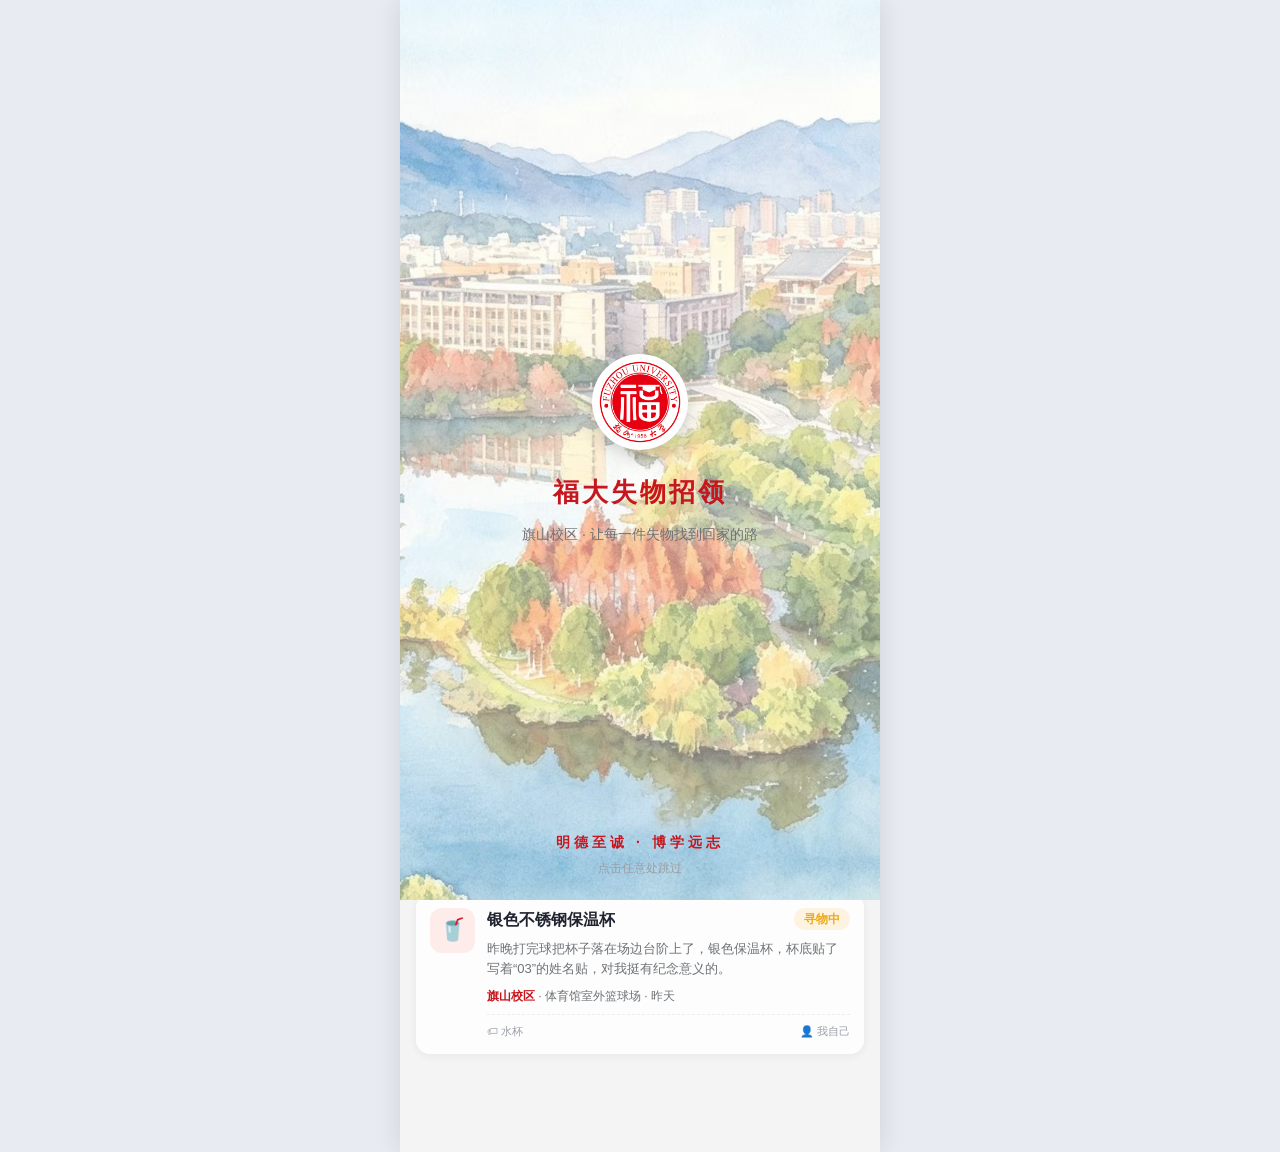
<file: lost-found/index.html>
<!DOCTYPE html>
<html lang="zh-CN">
<head>
  <meta charset="UTF-8">
  <meta name="viewport" content="width=device-width, initial-scale=1.0, maximum-scale=1.0, user-scalable=no">
  <title>福大失物招领 - 首页</title>
  <link rel="stylesheet" href="css/style.css?v=8">
</head>
<body data-page="index">
  <!-- ============ 启动页（水彩校园背景，2.4s 后进入登录页） ============ -->
  <div id="splashView" class="gate-view splash-view" hidden>
    <img class="splash-bg" src="img/campus-watercolor.jpg" alt="福大校园水彩全景">
    <div class="splash-content">
      <div class="splash-logo">
        <img src="img/logo.png" alt="福州大学校徽">
      </div>
      <div class="splash-title">福大失物招领</div>
      <div class="splash-subtitle" id="splashSubtitle">旗山校区 · 让每一件失物找到回家的路</div>
    </div>
    <div class="splash-footer">
      <div class="splash-motto">明德至诚 · 博学远志</div>
      <div class="splash-skip" id="splashSkip">点击任意位置进入</div>
    </div>
  </div>

  <!-- ============ 登录页 ============ -->
  <div id="loginView" class="gate-view login-view" hidden>
    <img class="login-bg" src="img/campus-watercolor.jpg" alt="">
    <div class="login-scroll">
      <div class="login-head">
        <div class="login-logo">福</div>
        <div class="login-app-name">福大失物招领</div>
        <div class="login-slogan">福州大学校园互助失物招领平台</div>
        <div class="login-motto">明德至诚 · 博学远志</div>
      </div>

      <form class="login-form" id="loginForm" novalidate>
        <div class="form-group" id="accountGroup">
          <label for="accountInput">学号 / 手机号</label>
          <div class="input-wrap">
            <span class="input-icon">👤</span>
            <input id="accountInput" class="form-control" type="text" inputmode="numeric"
                   placeholder="请输入学号或手机号" autocomplete="username" maxlength="12">
          </div>
          <p class="error-text">请输入 8-12 位学号或 11 位手机号</p>
        </div>

        <div class="form-group" id="passwordGroup">
          <label for="passwordInput">密码</label>
          <div class="input-wrap">
            <span class="input-icon">🔒</span>
            <input id="passwordInput" class="form-control" type="password"
                   placeholder="请输入密码（至少 6 位）" autocomplete="current-password">
            <button type="button" class="pwd-toggle" id="pwdToggle" aria-label="显示或隐藏密码">👁</button>
          </div>
          <p class="error-text">密码至少 6 位</p>
        </div>

        <div class="login-row">
          <span></span>
          <button type="button" class="link-btn" id="forgotBtn">忘记密码？</button>
        </div>

        <button type="submit" class="btn btn-primary btn-block login-btn">账号登录</button>
      </form>

      <div class="login-links">
        <button type="button" class="link-btn guest-btn" id="guestBtn">先逛逛 › 游客浏览</button>
      </div>

      <p class="login-agreement">登录即代表同意《用户协议》与《隐私政策》 · 课程演示无真实后端，任意符合格式的账号均可登录</p>
    </div>
  </div>

  <!-- ============ 主应用 ============ -->
  <div class="app">
    <!-- 顶部：校徽 + 标题 + 校区切换 + 搜索栏 -->
    <header class="app-header">
      <div class="header-top">
        <img class="header-logo" src="img/logo.png" alt="福州大学校徽">
        <h1>福大失物招领</h1>
        <select class="campus-select" id="campusSelect" aria-label="切换校区">
          <option value="旗山校区">旗山校区</option>
          <option value="铜盘校区">铜盘校区</option>
          <option value="晋江校区">晋江校区</option>
          <option value="怡山校区">怡山校区</option>
          <option value="厦门校区">厦门校区</option>
          <option value="泉港校区">泉港校区</option>
        </select>
      </div>
      <div class="search-bar">
        <input id="searchInput" type="search" placeholder="搜索物品名称，如：校园卡"
               aria-label="搜索失物招领信息">
      </div>
    </header>

    <!-- 类型 Tab + 类别胶囊筛选 -->
    <div class="toolbar">
      <div class="toolbar-row">
        <div class="type-tabs" role="tablist">
          <button class="type-tab active" data-type="all" type="button">全部</button>
          <button class="type-tab" data-type="lost" type="button">寻物</button>
          <button class="type-tab" data-type="found" type="button">招领</button>
        </div>
        <label class="sort-wrap" aria-label="按时间排序">
          <span class="sort-icon">🕒</span>
          <select class="sort-select" id="sortSelect" aria-label="排序方式">
            <option value="desc">最新发布</option>
            <option value="asc">最早发布</option>
          </select>
        </label>
      </div>
      <div class="category-pills" id="categoryPills" role="tablist" aria-label="按类别筛选">
        <!-- 类别胶囊由 index.js 动态生成 -->
      </div>
    </div>

    <!-- 信息列表 -->
    <main>
      <section id="itemList" class="list" aria-live="polite"></section>

      <!-- 空状态 -->
      <section id="emptyState" class="empty" hidden>
        <span class="empty-icon">🔎</span>
        <span class="empty-text">没有找到相关信息</span>
        <a class="btn btn-primary" href="publish.html" style="display:inline-flex;">📢 我要发布一条</a>
      </section>
    </main>

    <!-- 底部导航 -->
        <nav class="bottom-nav">
      <a class="nav-item" data-nav="index" href="index.html">首页</a>
      <a class="nav-item nav-publish" data-nav="publish" href="publish.html" aria-label="发布"></a>
      <a class="nav-item" data-nav="profile" href="profile.html">我的</a>
    </nav>

  </div>

  <script src="js/storage.js?v=8"></script>
  <script src="js/common.js?v=8"></script>
  <script src="js/auth.js?v=8"></script>
  <script src="js/index.js?v=8"></script>
</body>
</html>
</file>
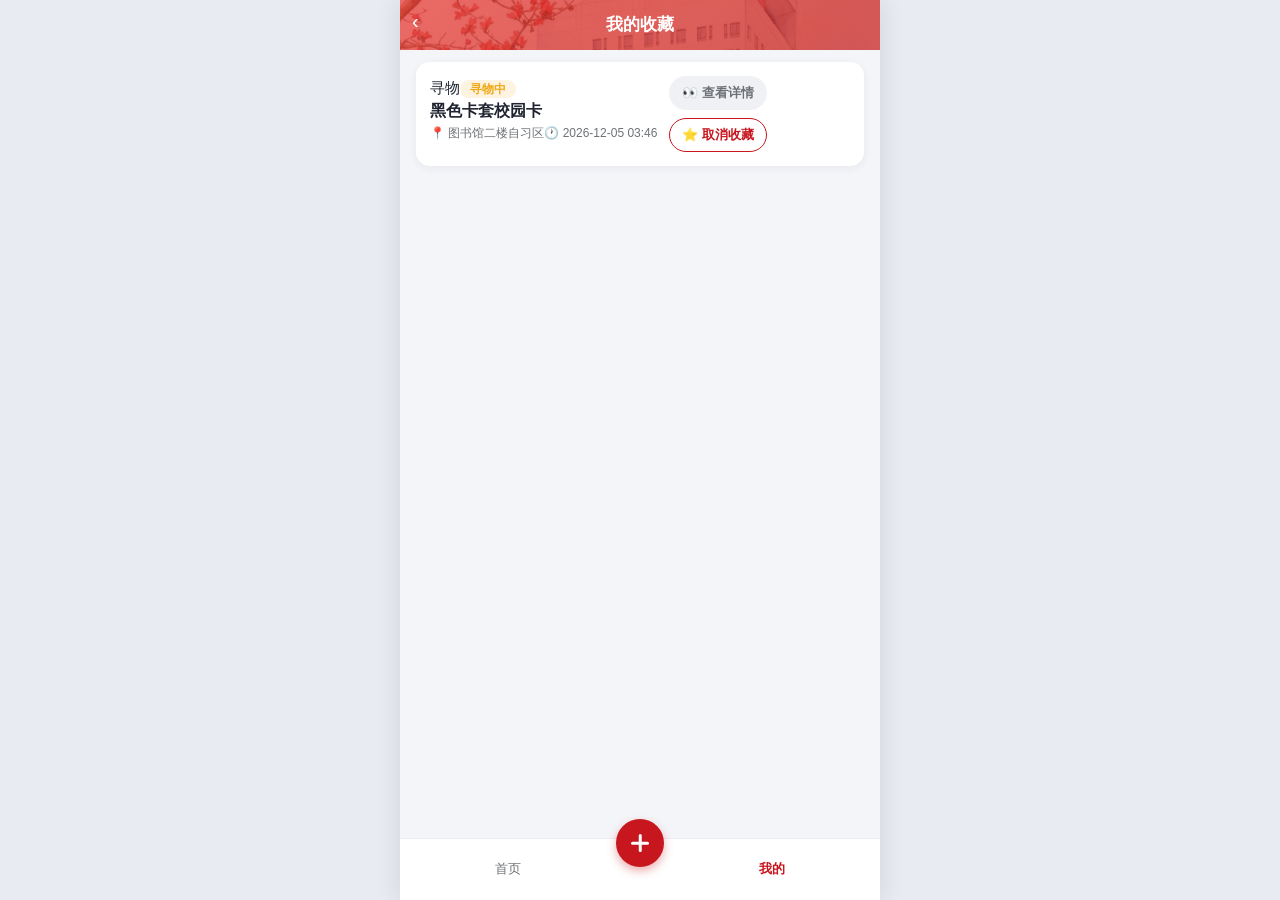
<file: lost-found/favorites.html>
<!DOCTYPE html>
<html lang="zh-CN">
<head>
  <meta charset="UTF-8">
  <meta name="viewport" content="width=device-width, initial-scale=1.0, maximum-scale=1.0, user-scalable=no">
  <title>我的收藏 - 福大失物招领</title>
  <link rel="stylesheet" href="css/style.css?v=3">
</head>
<body data-page="profile">
  <div class="app">
    <header class="page-header">
      <a class="back-btn" href="profile.html" aria-label="返回个人中心">‹</a>
      <h2>我的收藏</h2>
      <span class="header-placeholder"></span>
    </header>

    <main>
      <section id="favList" class="list" aria-live="polite"></section>
      <section id="favEmpty" class="empty" hidden>
        <span class="empty-icon">⭐</span>
        <span class="empty-text">还没有收藏的信息</span>
        <a class="btn btn-primary" href="index.html" style="display:inline-flex;">去首页逛逛</a>
      </section>
    </main>

        <nav class="bottom-nav">
      <a class="nav-item" data-nav="index" href="index.html">首页</a>
      <a class="nav-item nav-publish" data-nav="publish" href="publish.html" aria-label="发布"></a>
      <a class="nav-item" data-nav="profile" href="profile.html">我的</a>
    </nav>
  </div>

  <script src="js/storage.js?v=2"></script>
  <script src="js/common.js?v=2"></script>
  <script src="js/favorites.js?v=2"></script>
</body>
</html>
</file>
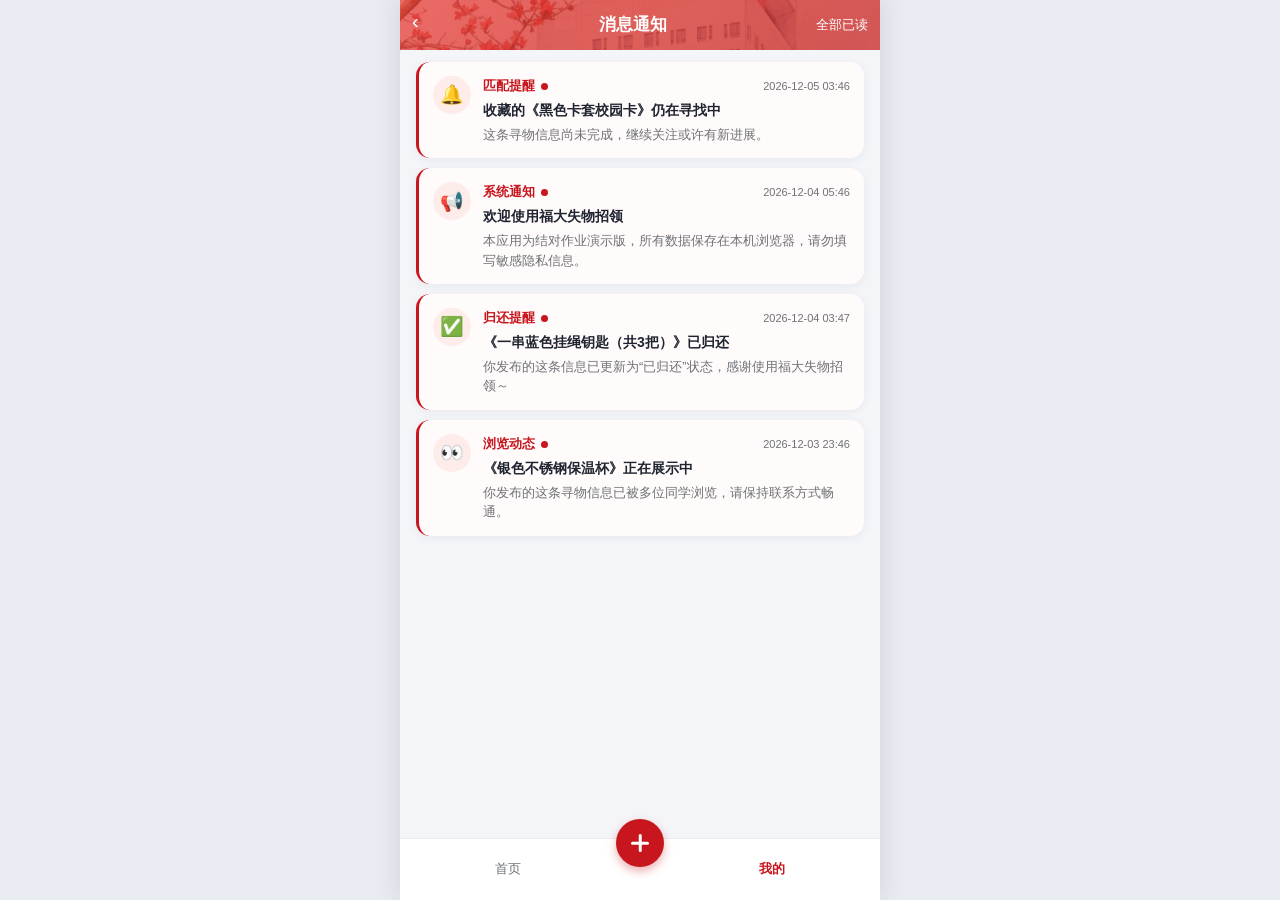
<file: lost-found/messages.html>
<!DOCTYPE html>
<html lang="zh-CN">
<head>
  <meta charset="UTF-8">
  <meta name="viewport" content="width=device-width, initial-scale=1.0, maximum-scale=1.0, user-scalable=no">
  <title>消息通知 - 福大失物招领</title>
  <link rel="stylesheet" href="css/style.css?v=3">
</head>
<body data-page="profile">
  <div class="app">
    <header class="page-header">
      <a class="back-btn" href="profile.html" aria-label="返回个人中心">‹</a>
      <h2>消息通知</h2>
      <button class="back-btn" id="markRead" type="button" style="font-size:13px;width:auto;">全部已读</button>
    </header>

    <main>
      <section id="msgList" class="msg-list" aria-live="polite"></section>
      <section id="msgEmpty" class="empty" hidden>
        <span class="empty-icon">🔔</span>
        <span class="empty-text">暂无消息</span>
      </section>
    </main>

        <nav class="bottom-nav">
      <a class="nav-item" data-nav="index" href="index.html">首页</a>
      <a class="nav-item nav-publish" data-nav="publish" href="publish.html" aria-label="发布"></a>
      <a class="nav-item" data-nav="profile" href="profile.html">我的</a>
    </nav>
  </div>

  <script src="js/storage.js?v=2"></script>
  <script src="js/common.js?v=2"></script>
  <script src="js/messages.js?v=2"></script>
</body>
</html>
</file>
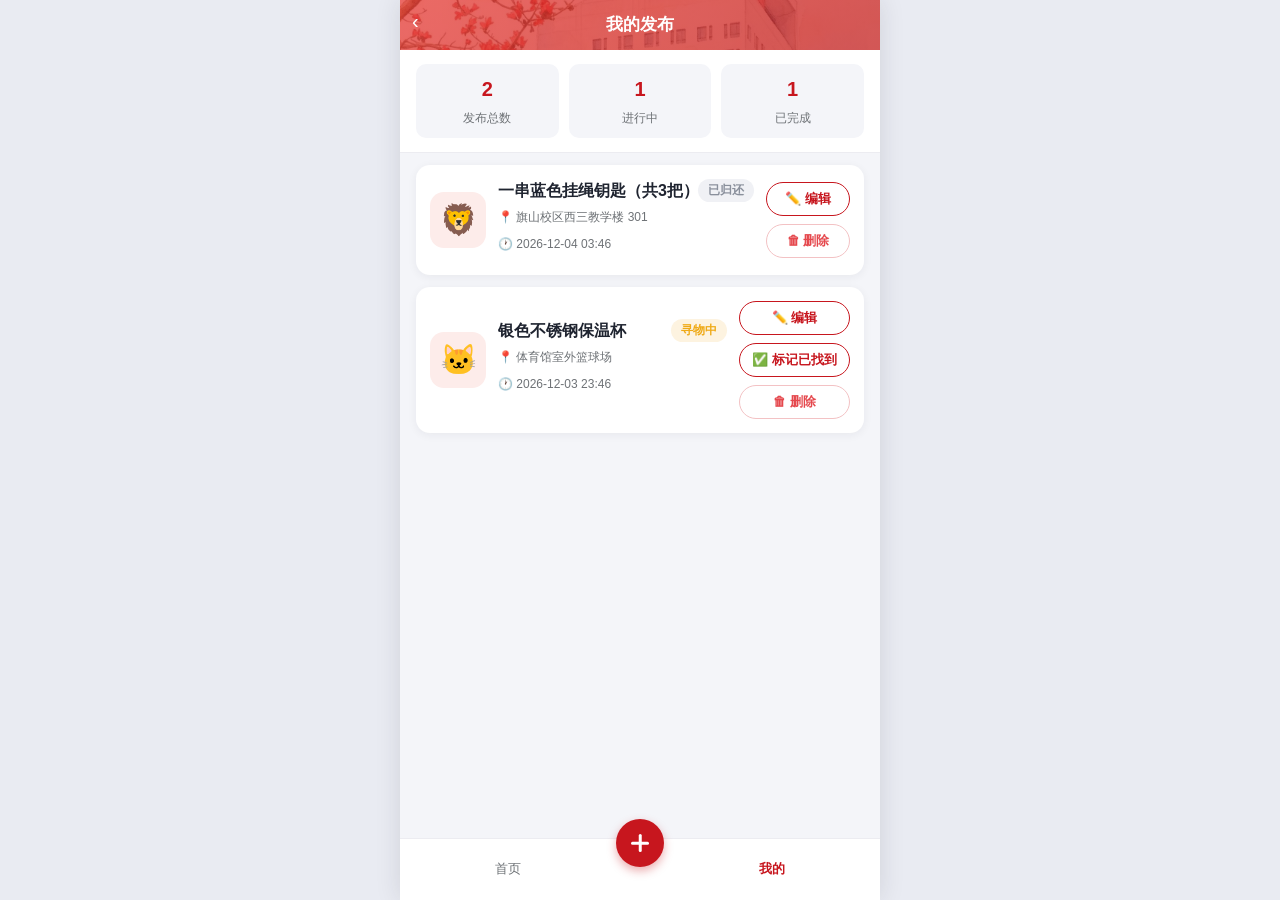
<file: lost-found/mine.html>
<!DOCTYPE html>
<html lang="zh-CN">
<head>
  <meta charset="UTF-8">
  <meta name="viewport" content="width=device-width, initial-scale=1.0, maximum-scale=1.0, user-scalable=no">
  <title>福大失物招领 - 我的发布</title>
  <link rel="stylesheet" href="css/style.css?v=5">
</head>
<body data-page="profile">
  <div class="app">
    <header class="page-header">
      <a class="back-btn" href="index.html" aria-label="返回首页">‹</a>
      <h2>我的发布</h2>
      <span class="header-placeholder"></span>
    </header>

    <main>
      <!-- 本机数据统计 -->
      <div class="mine-stats">
        <div class="stat-box">
          <span class="stat-num" id="statTotal">0</span>
          <span class="stat-label">发布总数</span>
        </div>
        <div class="stat-box">
          <span class="stat-num" id="statActive">0</span>
          <span class="stat-label">进行中</span>
        </div>
        <div class="stat-box">
          <span class="stat-num" id="statDone">0</span>
          <span class="stat-label">已完成</span>
        </div>
      </div>

      <!-- 我的发布列表 -->
      <section id="mineList" class="list" aria-live="polite"></section>

      <!-- 空状态 -->
      <section id="mineEmpty" class="empty" hidden>
        <span class="empty-icon">📭</span>
        <span class="empty-text">你还没有发布过信息</span>
        <a class="btn btn-primary" href="publish.html" style="display:inline-flex;">➕ 去发布一条</a>
      </section>
    </main>

    <!-- 底部导航 -->
        <nav class="bottom-nav">
      <a class="nav-item" data-nav="index" href="index.html">首页</a>
      <a class="nav-item nav-publish" data-nav="publish" href="publish.html" aria-label="发布"></a>
      <a class="nav-item" data-nav="profile" href="profile.html">我的</a>
    </nav>
  </div>

  <script src="js/storage.js?v=5"></script>
  <script src="js/common.js?v=5"></script>
  <script src="js/mine.js?v=5"></script>
</body>
</html>
</file>
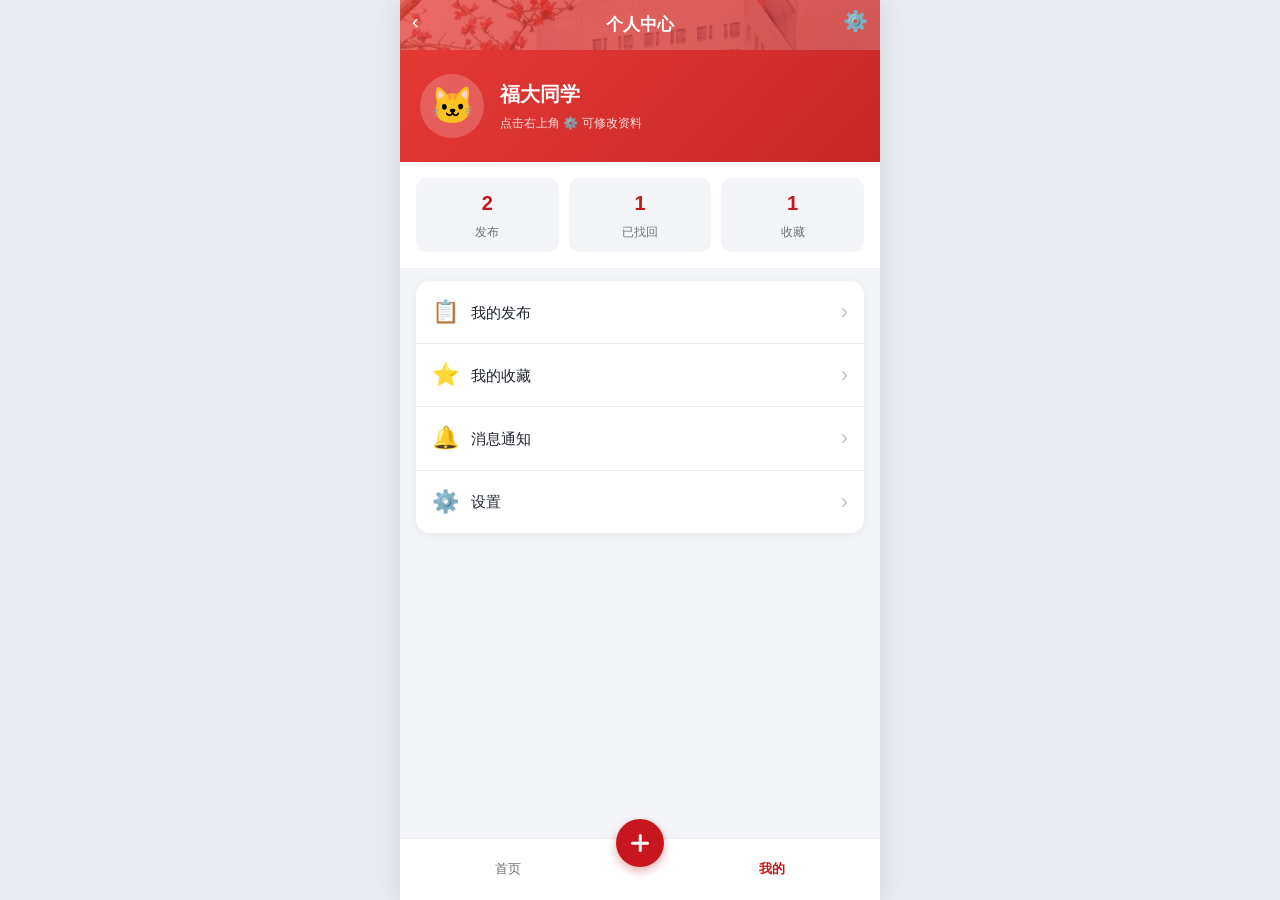
<file: lost-found/profile.html>
<!DOCTYPE html>
<html lang="zh-CN">
<head>
  <meta charset="UTF-8">
  <meta name="viewport" content="width=device-width, initial-scale=1.0, maximum-scale=1.0, user-scalable=no">
  <title>个人中心 - 福大失物招领</title>
  <link rel="stylesheet" href="css/style.css?v=5">
</head>
<body data-page="profile">
  <div class="app">
    <header class="page-header">
      <a class="back-btn" href="index.html" aria-label="返回首页">‹</a>
      <h2>个人中心</h2>
      <a class="back-btn" href="settings.html" aria-label="设置" style="text-align:right;">⚙️</a>
    </header>

    <main>
      <!-- 个人信息卡 -->
      <section class="profile-card">
        <div class="profile-avatar" id="pAvatar">🐱</div>
        <div class="profile-info">
          <div class="profile-name" id="pName">福大同学</div>
          <div class="profile-tip" id="pMeta"></div>
          <div class="profile-tip">点击右上角 ⚙️ 可修改资料</div>
        </div>
      </section>

      <!-- 数据统计 -->
      <section class="profile-stats">
        <div class="stat-box">
          <span class="stat-num" id="pTotal">0</span>
          <span class="stat-label">发布</span>
        </div>
        <div class="stat-box">
          <span class="stat-num" id="pDone">0</span>
          <span class="stat-label">已找回</span>
        </div>
        <div class="stat-box">
          <span class="stat-num" id="pFav">0</span>
          <span class="stat-label">收藏</span>
        </div>
      </section>

      <!-- 快捷入口 -->
      <section class="entry-list">
        <a class="entry-item" href="mine.html">
          <span class="entry-icon">📋</span>
          <span class="entry-text">我的发布</span>
          <span class="entry-arrow">›</span>
        </a>
        <a class="entry-item" href="favorites.html">
          <span class="entry-icon">⭐</span>
          <span class="entry-text">我的收藏</span>
          <span class="entry-arrow">›</span>
        </a>
        <a class="entry-item" href="messages.html">
          <span class="entry-icon">🔔</span>
          <span class="entry-text">消息通知</span>
          <span class="entry-arrow">›</span>
        </a>
        <a class="entry-item" href="settings.html">
          <span class="entry-icon">⚙️</span>
          <span class="entry-text">设置</span>
          <span class="entry-arrow">›</span>
        </a>
      </section>
    </main>

    <!-- 底部导航 -->
        <nav class="bottom-nav">
      <a class="nav-item" data-nav="index" href="index.html">首页</a>
      <a class="nav-item nav-publish" data-nav="publish" href="publish.html" aria-label="发布"></a>
      <a class="nav-item" data-nav="profile" href="profile.html">我的</a>
    </nav>
  </div>

  <script src="js/storage.js?v=5"></script>
  <script src="js/common.js?v=5"></script>
  <script src="js/profile.js?v=5"></script>
</body>
</html>
</file>
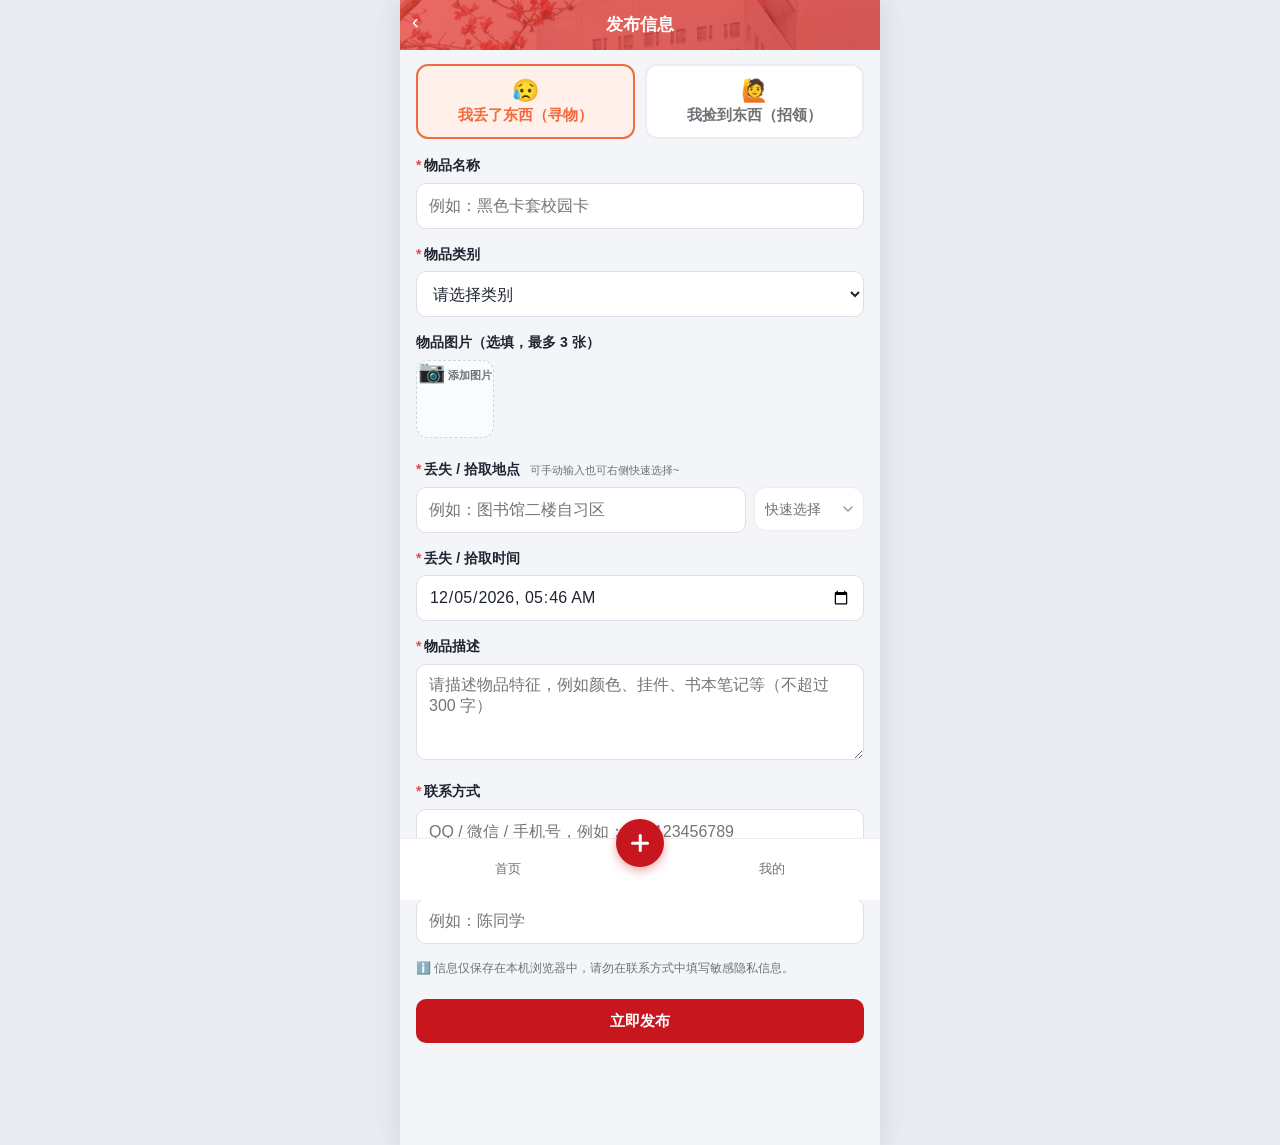
<file: lost-found/publish.html>
<!DOCTYPE html>
<html lang="zh-CN">
<head>
  <meta charset="UTF-8">
  <meta name="viewport" content="width=device-width, initial-scale=1.0, maximum-scale=1.0, user-scalable=no">
  <title>福大失物招领 - 发布信息</title>
  <link rel="stylesheet" href="css/style.css?v=5">
</head>
<body data-page="publish">
  <div class="app">
    <header class="page-header">
      <a class="back-btn" href="index.html" aria-label="返回首页">‹</a>
      <h2>发布信息</h2>
      <span class="header-placeholder"></span>
    </header>

    <main>
      <form id="publishForm" class="form" novalidate>
        <!-- 类型选择 -->
        <div class="type-switch" role="radiogroup" aria-label="信息类型">
          <button type="button" class="type-option selected-lost" data-type="lost" role="radio" aria-checked="true">
            <span class="type-emoji">😥</span>我丢了东西（寻物）
          </button>
          <button type="button" class="type-option" data-type="found" role="radio" aria-checked="false">
            <span class="type-emoji">🙋</span>我捡到东西（招领）
          </button>
        </div>
        <input type="hidden" id="type" name="type" value="lost">

        <!-- 校区由首页选择，发布页不再重复选择 -->
        <input type="hidden" id="campus" name="campus" value="">

        <!-- 物品名称 -->
        <div class="form-group" data-field="title">
          <label for="title"><span class="required">*</span>物品名称</label>
          <input class="form-control" type="text" id="title" name="title"
                 maxlength="30" placeholder="例如：黑色卡套校园卡">
          <p class="error-text">请填写物品名称（不超过 30 个字）</p>
        </div>

        <!-- 类别 -->
        <div class="form-group" data-field="category">
          <label for="category"><span class="required">*</span>物品类别</label>
          <select class="form-control" id="category" name="category">
            <option value="">请选择类别</option>
          </select>
          <input class="form-control" type="text" id="categoryCustom" name="categoryCustom"
                 maxlength="10" placeholder="请输入自定义类别（1-10 个字）" hidden>
          <p class="error-text" id="categoryError">请选择物品类别</p>
        </div>

        <!-- 物品图片（选填，最多 3 张） -->
        <div class="form-group">
          <label>物品图片（选填，最多 3 张）</label>
          <div class="img-uploader">
            <div class="img-preview-list" id="imgPreviewList"></div>
            <label class="img-add" id="imgAddBtn" for="imgInput">
              <span class="img-add-plus">📷</span>
              <span class="img-add-text">添加图片</span>
            </label>
            <input type="file" id="imgInput" accept="image/*" multiple hidden>
          </div>
        </div>

        <!-- 地点 -->
        <div class="form-group" data-field="location">
          <label for="location">
            <span class="required">*</span>丢失 / 拾取地点
            <span class="field-hint">可手动输入也可右侧快速选择~</span>
          </label>
          <div class="location-row">
            <input class="form-control" type="text" id="location" name="location"
                   maxlength="50" placeholder="例如：图书馆二楼自习区">
            <select class="location-select" id="locationQuickSelect" aria-label="快速选择地点">
              <option value="">快速选择</option>
            </select>
          </div>
          <p class="error-text">请填写地点（不超过 50 个字）</p>
        </div>

        <!-- 时间 -->
        <div class="form-group" data-field="time">
          <label for="time"><span class="required">*</span>丢失 / 拾取时间</label>
          <input class="form-control" type="datetime-local" id="time" name="time">
          <p class="error-text">请选择时间，且不能晚于当前时间</p>
        </div>

        <!-- 描述 -->
        <div class="form-group" data-field="description">
          <label for="description"><span class="required">*</span>物品描述</label>
          <textarea class="form-control" id="description" name="description"
                    maxlength="300" placeholder="请描述物品特征，例如颜色、挂件、书本笔记等（不超过 300 字）"></textarea>
          <p class="error-text">请填写物品描述（5 个字以上）</p>
        </div>

        <!-- 联系方式 -->
        <div class="form-group" data-field="contact">
          <label for="contact"><span class="required">*</span>联系方式</label>
          <input class="form-control" type="text" id="contact" name="contact"
                 maxlength="50" placeholder="QQ / 微信 / 手机号，例如：QQ 123456789">
          <p class="error-text">请填写联系方式（至少 4 个字符）</p>
        </div>

        <!-- 发布者昵称 -->
        <div class="form-group" data-field="publisher">
          <label for="publisher"><span class="required">*</span>发布者昵称</label>
          <input class="form-control" type="text" id="publisher" name="publisher"
                 maxlength="20" placeholder="例如：陈同学">
          <p class="error-text">请填写昵称（不超过 20 个字）</p>
        </div>

        <p class="form-tip">ℹ️ 信息仅保存在本机浏览器中，请勿在联系方式中填写敏感隐私信息。</p>

        <div class="submit-bar">
          <button type="submit" id="submitBtn" class="btn btn-primary btn-block">立即发布</button>
        </div>
      </form>
    </main>

    <!-- 底部导航 -->
        <nav class="bottom-nav">
      <a class="nav-item" data-nav="index" href="index.html">首页</a>
      <a class="nav-item nav-publish" data-nav="publish" href="publish.html" aria-label="发布"></a>
      <a class="nav-item" data-nav="profile" href="profile.html">我的</a>
    </nav>

  </div>

  <script src="js/storage.js?v=7"></script>
  <script src="js/common.js?v=7"></script>
  <script src="js/publish.js?v=7"></script>
</body>
</html>
</file>
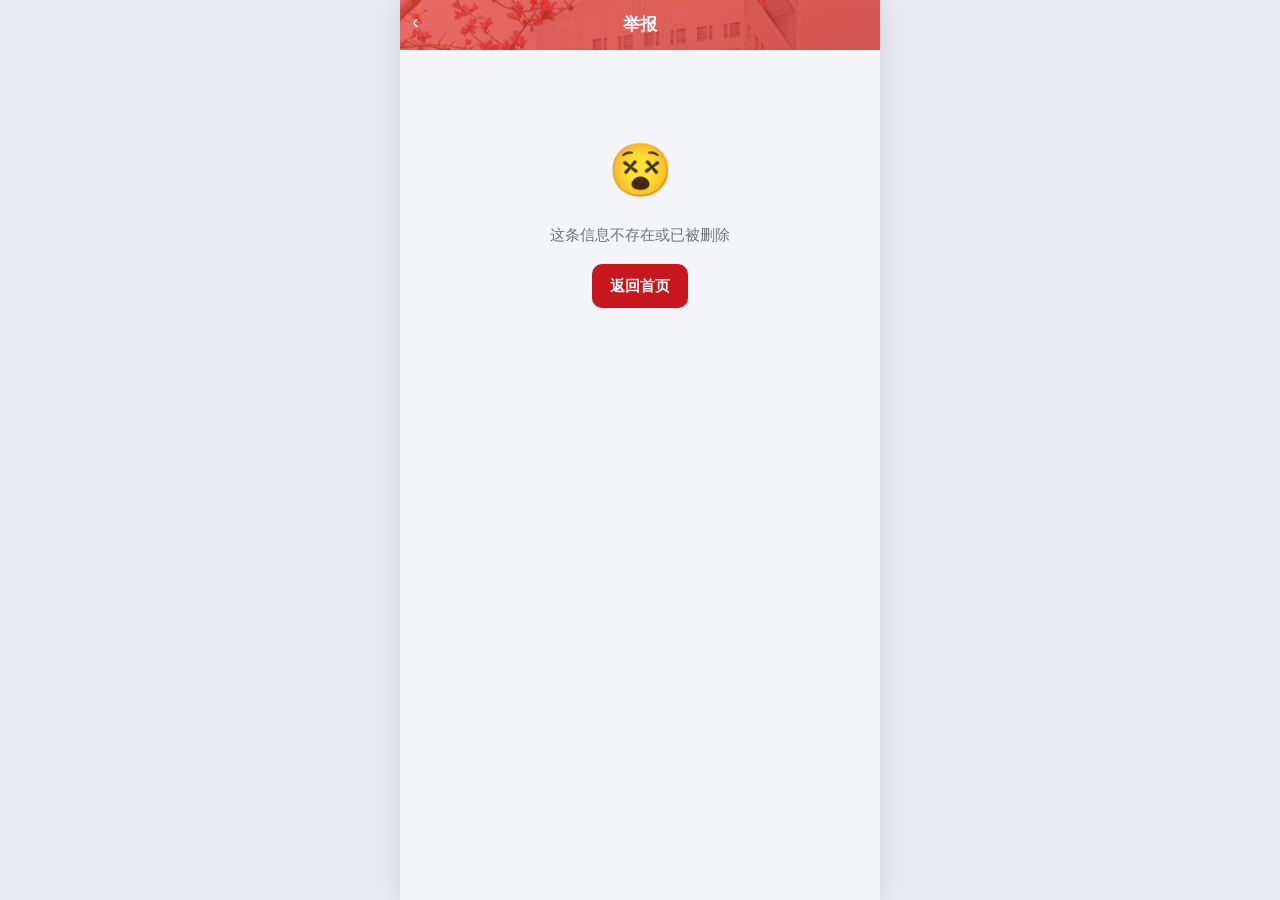
<file: lost-found/report.html>
<!DOCTYPE html>
<html lang="zh-CN">
<head>
  <meta charset="UTF-8">
  <meta name="viewport" content="width=device-width, initial-scale=1.0, maximum-scale=1.0, user-scalable=no">
  <title>举报 - 福大失物招领</title>
  <link rel="stylesheet" href="css/style.css?v=5">
</head>
<body>
  <div class="app">
    <header class="page-header">
      <a class="back-btn" href="javascript:history.back()" aria-label="返回上一页">‹</a>
      <h2>举报</h2>
      <span class="header-placeholder"></span>
    </header>

    <main>
      <!-- 举报表单（Figma 原型 15.举报） -->
      <form id="reportForm" class="report-form" novalidate>
        <p class="report-hint">
          你正在举报「<span class="report-target" id="rTarget"></span>」这条信息，
          请选择举报原因，我们会在 24 小时内核实处理。
        </p>

        <!-- 五种举报原因单选 -->
        <div class="report-options" id="rOptions">
          <button type="button" class="report-option" data-reason="涉嫌虚假信息">
            <span class="radio-dot"></span>涉嫌虚假信息
          </button>
          <button type="button" class="report-option" data-reason="涉嫌冒领他人财物">
            <span class="radio-dot"></span>涉嫌冒领他人财物
          </button>
          <button type="button" class="report-option" data-reason="内容违规（广告 / 不当言论）">
            <span class="radio-dot"></span>内容违规（广告 / 不当言论）
          </button>
          <button type="button" class="report-option" data-reason="骚扰行为">
            <span class="radio-dot"></span>骚扰行为
          </button>
          <button type="button" class="report-option" data-reason="其他问题">
            <span class="radio-dot"></span>其他问题
          </button>
        </div>

        <!-- 补充说明（选填） -->
        <div class="form-group">
          <label for="rDetail">补充说明（选填）</label>
          <textarea class="form-control" id="rDetail" maxlength="200"
                    placeholder="请描述具体情况，不少于 10 个字..."></textarea>
        </div>

        <button type="submit" class="btn btn-primary btn-block">提交举报</button>
      </form>

      <!-- 已举报过：不允许重复举报 -->
      <div id="reportDone" class="empty" hidden>
        <span class="empty-icon">🚫</span>
        <span class="empty-text">你已经举报过这条信息，感谢你的反馈</span>
        <a class="btn btn-primary" href="index.html" style="display:inline-flex;">返回首页</a>
      </div>

      <!-- 信息不存在 -->
      <div id="notFound" class="not-found" hidden>
        <span class="empty-icon" style="font-size:52px;">😵</span>
        <p style="margin:12px 0 18px;color:var(--text-sub);">这条信息不存在或已被删除</p>
        <a class="btn btn-primary" href="index.html" style="display:inline-flex;">返回首页</a>
      </div>
    </main>
  </div>

  <script src="js/storage.js?v=5"></script>
  <script src="js/common.js?v=5"></script>
  <script src="js/report.js?v=5"></script>
</body>
</html>
</file>
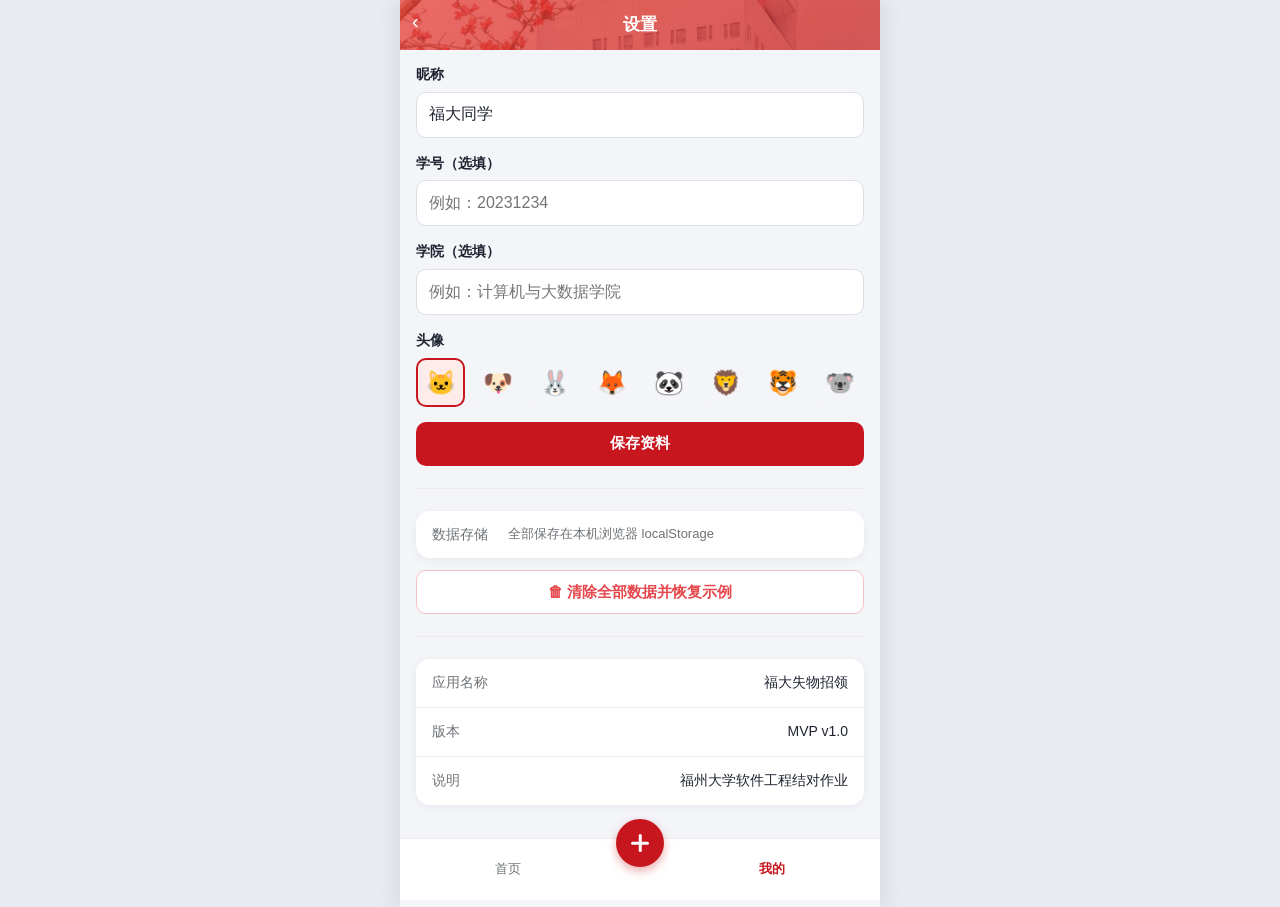
<file: lost-found/settings.html>
<!DOCTYPE html>
<html lang="zh-CN">
<head>
  <meta charset="UTF-8">
  <meta name="viewport" content="width=device-width, initial-scale=1.0, maximum-scale=1.0, user-scalable=no">
  <title>设置 - 福大失物招领</title>
  <link rel="stylesheet" href="css/style.css?v=5">
</head>
<body data-page="profile">
  <div class="app">
    <header class="page-header">
      <a class="back-btn" href="profile.html" aria-label="返回个人中心">‹</a>
      <h2>设置</h2>
      <span class="header-placeholder"></span>
    </header>

    <main class="form">
      <!-- 昵称 -->
      <div class="form-group" data-field="nickname">
        <label for="nickname">昵称</label>
        <input class="form-control" type="text" id="nickname" maxlength="20" placeholder="请输入昵称">
      </div>

      <!-- 学号 -->
      <div class="form-group" data-field="studentId">
        <label for="studentId">学号（选填）</label>
        <input class="form-control" type="text" id="studentId" maxlength="12" placeholder="例如：20231234">
      </div>

      <!-- 学院 -->
      <div class="form-group" data-field="college">
        <label for="college">学院（选填）</label>
        <input class="form-control" type="text" id="college" maxlength="20" placeholder="例如：计算机与大数据学院">
      </div>

      <!-- 头像 -->
      <div class="form-group">
        <label>头像</label>
        <div class="avatar-options" id="avatarOptions">
          <span class="avatar-opt" data-avatar="🐱">🐱</span>
          <span class="avatar-opt" data-avatar="🐶">🐶</span>
          <span class="avatar-opt" data-avatar="🐰">🐰</span>
          <span class="avatar-opt" data-avatar="🦊">🦊</span>
          <span class="avatar-opt" data-avatar="🐼">🐼</span>
          <span class="avatar-opt" data-avatar="🦁">🦁</span>
          <span class="avatar-opt" data-avatar="🐯">🐯</span>
          <span class="avatar-opt" data-avatar="🐨">🐨</span>
        </div>
      </div>

      <button type="button" class="btn btn-primary btn-block" id="saveProfile">保存资料</button>

      <hr class="divider">

      <!-- 数据管理 -->
      <section class="info-panel">
        <div class="info-row">
          <span class="info-label">数据存储</span>
          <span class="info-value" style="color:var(--text-sub);font-size:13px;">
            全部保存在本机浏览器 localStorage
          </span>
        </div>
      </section>

      <button type="button" class="btn btn-danger-outline btn-block" id="resetData" style="margin-top:6px;">
        🗑 清除全部数据并恢复示例
      </button>

      <hr class="divider">

      <!-- 关于 -->
      <section class="about">
        <div class="about-row"><span>应用名称</span><span>福大失物招领</span></div>
        <div class="about-row"><span>版本</span><span>MVP v1.0</span></div>
        <div class="about-row"><span>说明</span><span class="about-val">福州大学软件工程结对作业</span></div>
      </section>
    </main>

        <nav class="bottom-nav">
      <a class="nav-item" data-nav="index" href="index.html">首页</a>
      <a class="nav-item nav-publish" data-nav="publish" href="publish.html" aria-label="发布"></a>
      <a class="nav-item" data-nav="profile" href="profile.html">我的</a>
    </nav>
  </div>

  <script src="js/storage.js?v=5"></script>
  <script src="js/common.js?v=5"></script>
  <script src="js/settings.js?v=5"></script>
</body>
</html>
</file>
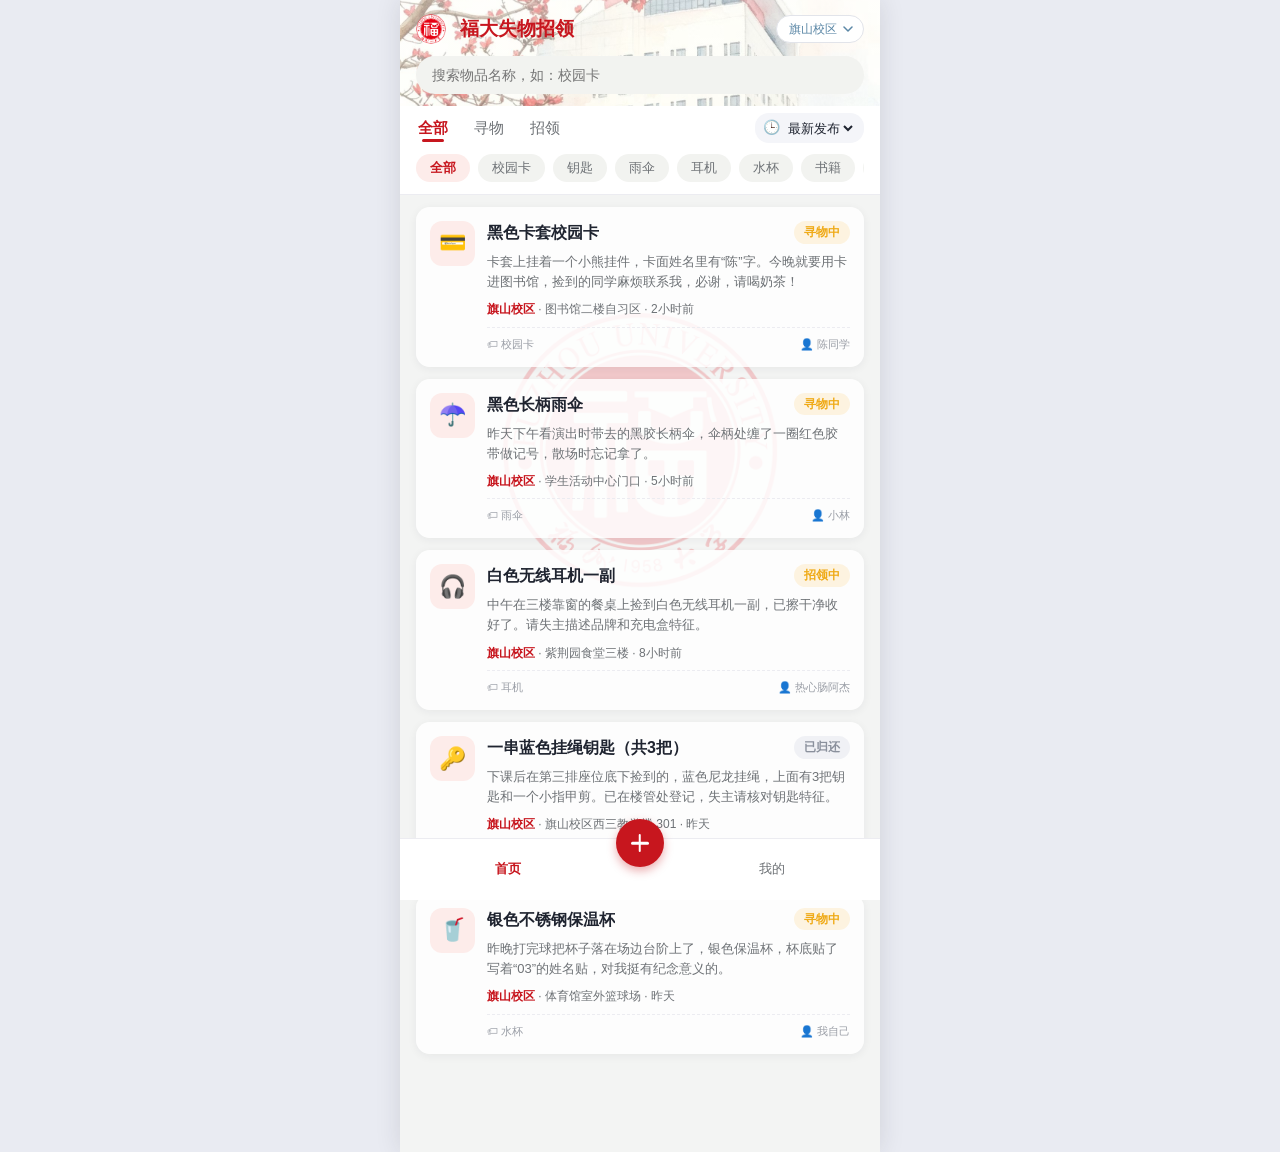
<file: lost-found/splash.html>
﻿﻿<!DOCTYPE html>
<html lang="zh-CN">
<head>
  <meta charset="UTF-8">
  <meta name="viewport" content="width=device-width, initial-scale=1.0, maximum-scale=1.0, user-scalable=no">
  <title>福大失物招领</title>
</head>
<body>
  <!--
    启动页已整合进 index.html（水彩校园背景启动页 + 登录页引导流程）。
    本文件仅为兼容旧链接保留，直接跳转首页即可，避免出现双重启动页。
  -->
  <script>location.replace('index.html');</script>
</body>
</html>
</file>
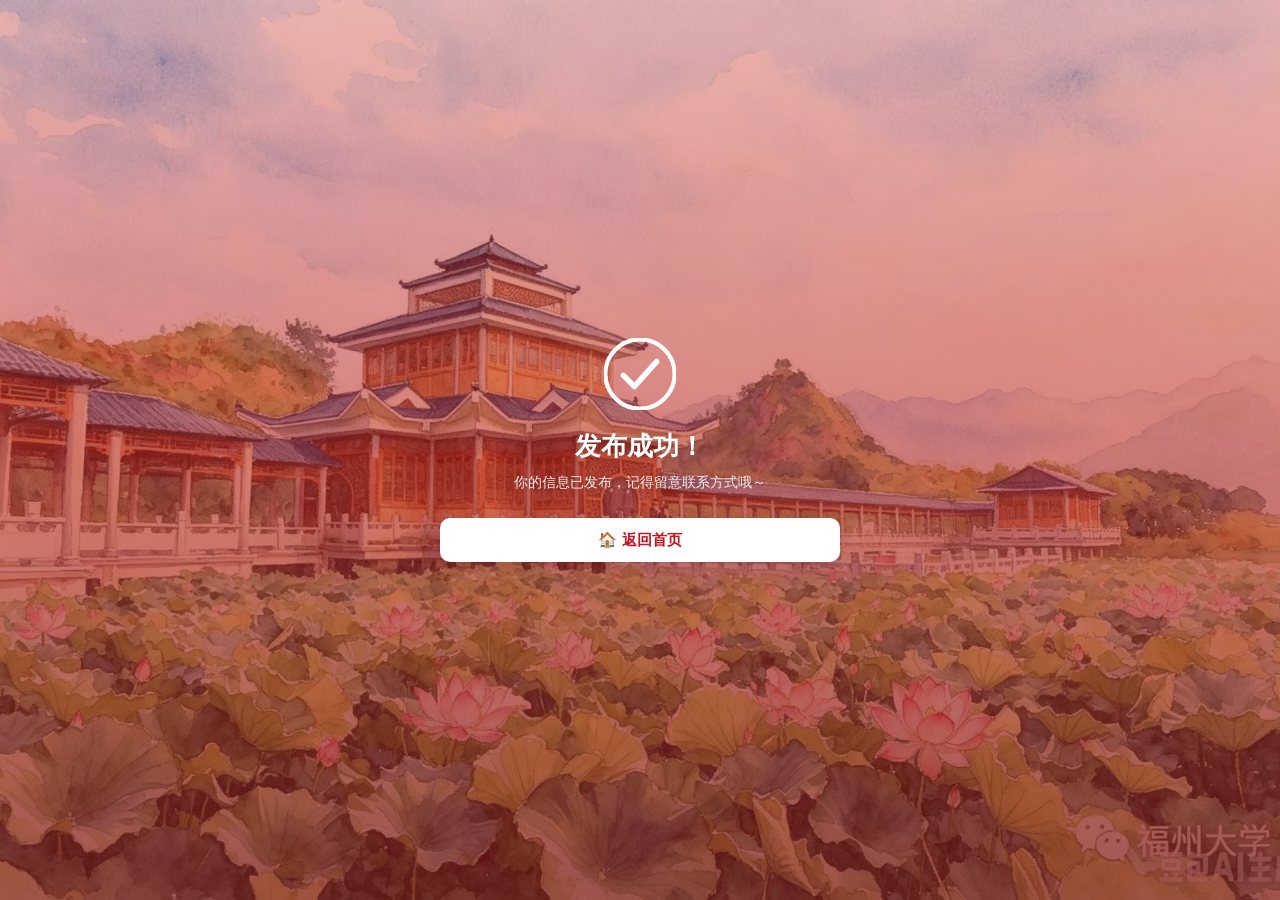
<file: lost-found/success.html>
<!DOCTYPE html>
<html lang="zh-CN">
<head>
  <meta charset="UTF-8">
  <meta name="viewport" content="width=device-width, initial-scale=1.0, maximum-scale=1.0, user-scalable=no">
  <title>发布成功 - 福大失物招领</title>
  <link rel="stylesheet" href="css/style.css?v=3">
</head>
<body>
  <!-- 水彩背景：荷花亭榭（建筑主体居中） -->
  <div class="success-bg">
    <img src="img/lotus-pavilion.jpg" alt="福大荷花亭榭水彩画">
    <div class="success-bg-mask"></div>
  </div>

  <div class="success-view">
    <!-- 成功图标 -->
    <div class="success-icon">
      <svg viewBox="0 0 52 52" width="72" height="72" aria-hidden="true">
        <circle class="success-circle" cx="26" cy="26" r="25" fill="none"/>
        <path class="success-check" fill="none" d="M14 27 l8 8 l16 -18"/>
      </svg>
    </div>
    <h1 class="success-title">发布成功！</h1>
    <p class="success-desc">你的信息已发布，记得留意联系方式哦～</p>

    <!-- 刚发布的信息摘要 -->
    <div class="success-card" id="successCard" hidden>
      <div class="success-card-top">
        <span class="badge" id="sType"></span>
        <span class="status" id="sStatus"></span>
      </div>
      <h3 id="sTitle" class="success-card-title"></h3>
      <div class="success-card-meta">
        <span>📍 <span id="sLocation"></span></span>
        <span>🕐 <span id="sTime"></span></span>
      </div>
    </div>

    <!-- 操作按钮 -->
    <div class="success-actions">
      <a class="btn btn-primary btn-block" href="index.html">🏠 返回首页</a>
      <a class="btn btn-outline btn-block" id="viewDetail" href="#">👀 查看详情</a>
    </div>
  </div>

  <script src="js/storage.js?v=2"></script>
  <script src="js/common.js?v=2"></script>
  <script>
    Storage.initStorage();

    // 从 URL 取刚发布的信息 id，渲染摘要
    var id = UI.getQuery('id');
    var item = id ? Storage.getItem(id) : null;

    if (item) {
      var card = UI.$('#successCard');
      card.hidden = false;
      var typeBadge = UI.$('#sType');
      typeBadge.textContent = UI.TYPE_TEXT[item.type];
      typeBadge.className = 'badge ' + (item.type === 'lost' ? 'badge-lost' : 'badge-found');

      var statusEl = UI.$('#sStatus');
      statusEl.textContent = UI.statusText(item);
      statusEl.className = 'status status-active';

      UI.$('#sTitle').textContent = item.title;
      UI.$('#sLocation').textContent = item.location;
      UI.$('#sTime').textContent = UI.formatDateTime(item.time);

      UI.$('#viewDetail').href = 'detail.html?id=' + encodeURIComponent(item.id);
    } else {
      // 没有 id 时隐藏详情入口
      UI.$('#viewDetail').style.display = 'none';
    }
  </script>
</body>
</html>
</file>
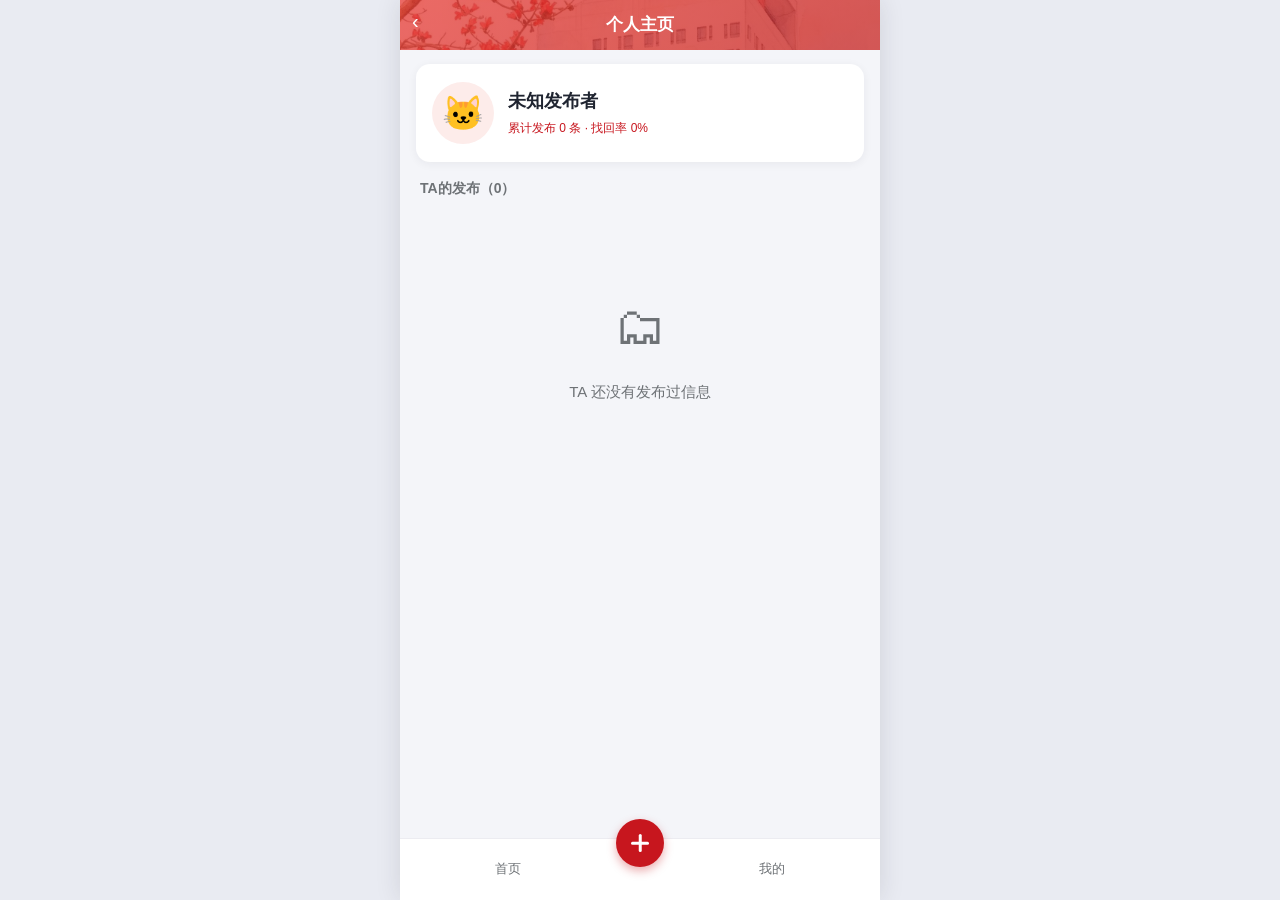
<file: lost-found/user-profile.html>
<!DOCTYPE html>
<html lang="zh-CN">
<head>
  <meta charset="UTF-8">
  <meta name="viewport" content="width=device-width, initial-scale=1.0, maximum-scale=1.0, user-scalable=no">
  <title>个人主页 - 福大失物招领</title>
  <link rel="stylesheet" href="css/style.css?v=5">
</head>
<body>
  <div class="app">
    <header class="page-header">
      <a class="back-btn" href="javascript:history.back()" aria-label="返回上一页">‹</a>
      <h2>个人主页</h2>
      <span class="header-placeholder"></span>
    </header>

    <main>
      <!-- 发布者资料卡（Figma 原型 16.发布者主页：白底卡片） -->
      <section class="up-card">
        <div class="up-avatar" id="uAvatar">🐱</div>
        <div class="up-info">
          <div class="up-name" id="uName"></div>
          <div class="up-meta" id="uMeta" hidden></div>
          <div class="up-stats" id="uStats"></div>
        </div>
      </section>

      <!-- 联系方式列表（分行展示，逐行复制） -->
      <section class="up-contacts" id="uContactWrap" hidden></section>

      <!-- TA的发布 -->
      <p class="up-label">TA的发布（<span id="uCount">0</span>）</p>
      <section id="uList" class="list" aria-live="polite"></section>

      <!-- 空状态 -->
      <section id="uEmpty" class="empty" hidden>
        <span class="empty-icon">🗂</span>
        <span class="empty-text">TA 还没有发布过信息</span>
      </section>
    </main>

    <!-- 底部导航（与其他页面保持一致） -->
    <nav class="bottom-nav">
      <a class="nav-item" data-nav="index" href="index.html">首页</a>
      <a class="nav-item nav-publish" data-nav="publish" href="publish.html" aria-label="发布"></a>
      <a class="nav-item" data-nav="profile" href="profile.html">我的</a>
    </nav>
  </div>

  <script src="js/storage.js?v=5"></script>
  <script src="js/common.js?v=5"></script>
  <script src="js/user-profile.js?v=5"></script>
</body>
</html>
</file>
<file: lost-found/css/style.css>
/* ============================================================
   福大失物招领 —— 全局样式
   移动端优先：页面最大宽度 480px 居中；不依赖任何外部字体/图片。
   ============================================================ */

/* ---------- 设计变量 ---------- */
:root {
  --primary: #c7161e;          /* 主色：福大红（Figma 设计稿） */
  --primary-light: #fdecea;
  --lost: #f26a3d;             /* 寻物：暖橙 */
  --lost-light: #fff0e9;
  --found: #15a05c;            /* 招领：青绿 */
  --found-light: #e7f7ef;
  --text-main: #1f2430;
  --text-sub: #6e7276;
  --line: #ececf1;
  --bg: #f4f5f9;
  --card-bg: #ffffff;
  --danger: #e5484d;
  --radius: 14px;
  --shadow: 0 2px 10px rgba(31, 36, 48, 0.06);
  --nav-height: 62px;
}

* {
  margin: 0;
  padding: 0;
  box-sizing: border-box;
  -webkit-tap-highlight-color: transparent;
}

html, body {
  height: 100%;
}

body {
  font-family: -apple-system, BlinkMacSystemFont, 'PingFang SC', 'Hiragino Sans GB',
    'Microsoft YaHei', 'Helvetica Neue', Helvetica, Arial, sans-serif;
  font-size: 15px;
  color: var(--text-main);
  background: #e9ebf2;
  line-height: 1.55;
}

/* App 容器：手机上铺满，宽屏下最大 480px 居中，带边界阴影模拟手机 */
.app {
  position: relative;
  max-width: 480px;
  min-height: 100vh;
  margin: 0 auto;
  background: var(--bg);
  box-shadow: 0 0 24px rgba(31, 36, 48, 0.12);
  padding-bottom: calc(var(--nav-height) + 20px); /* 给底部导航留位 */
}

/* 首页背景中间嵌入半透明校徽水印（滚动时固定居中） */
body[data-page="index"] .app::before {
  content: '';
  position: fixed;
  top: 50%;
  left: 50%;
  transform: translate(-50%, -50%);
  width: 280px;
  height: 280px;
  background: url('../img/logo.png') no-repeat center / contain;
  opacity: 0.18;
  pointer-events: none;
  z-index: 0;
}

/* 首页内容区置于水印之上（header/toolbar 已有 sticky + z-index，无需覆盖） */
body[data-page="index"] .app > main {
  position: relative;
  z-index: 1;
}

/* 首页列表底色：Figma 米白 #F6F7F4（半透明，透出固定校徽水印） */
body[data-page="index"] .app {
  background: rgba(246, 247, 244, 0.82);
}

/* 首页卡片半透明，让水印隐约透出 */
body[data-page="index"] .card {
  background: rgba(255, 255, 255, 0.82);
}

a {
  color: inherit;
  text-decoration: none;
}

button {
  font-family: inherit;
  font-size: inherit;
  cursor: pointer;
  border: none;
  background: none;
}

input, select, textarea {
  font-family: inherit;
  font-size: 16px; /* >=16px 避免 iOS 聚焦自动放大 */
  color: var(--text-main);
}

.hidden {
  display: none !important;
}

/* ---------- 顶部区域（白底 + 极淡水彩） ---------- */
.app-header {
  position: sticky;
  top: 0;
  z-index: 20;
  /* 白楼红花水彩 + 白色蒙版（降低蒙版透明度，使水彩更明显） */
  background:
    linear-gradient(180deg, rgba(255, 255, 255, 0.55), rgba(255, 255, 255, 0.45)),
    url('../img/building-flower.jpg') no-repeat center 35% / cover;
  color: var(--text-main);
  padding: 14px 16px 12px;
}

.header-logo {
  width: 30px;
  height: 30px;
  border-radius: 50%;
  object-fit: contain;
  flex-shrink: 0;
  margin-right: 8px;
}

.app-header h1 {
  font-size: 19px;
  font-weight: 700;
  color: var(--primary);
  margin: 0;
  flex: 1;
  min-width: 0;
  white-space: nowrap;
  overflow: hidden;
  text-overflow: ellipsis;
}

/* 标题行：左校徽+标题、右校区切换 */
.header-top {
  display: flex;
  align-items: center;
  gap: 6px;
  margin-bottom: 12px;
}

.campus-select {
  flex-shrink: 0;
  max-width: 132px;
  padding: 5px 26px 5px 12px;
  border-radius: 999px;
  background: #fff;
  color: #5b87a6;
  font-size: 12px;
  line-height: 1.4;
  border: 1px solid #e2e4ea;
  appearance: none;
  -webkit-appearance: none;
  background-image: url("data:image/svg+xml,%3Csvg xmlns='http://www.w3.org/2000/svg' width='10' height='6' viewBox='0 0 10 6' fill='none'%3E%3Cpath d='M1 1L5 5L9 1' stroke='%235B87A6' stroke-width='1.5' stroke-linecap='round' stroke-linejoin='round'/%3E%3C/svg%3E");
  background-repeat: no-repeat;
  background-position: right 10px center;
  cursor: pointer;
}

.campus-select:active {
  background-color: #f4f6f9;
}

.campus-select option {
  color: #333;
  background: #fff;
}

/* 搜索栏 */
.search-bar {
  display: flex;
  align-items: center;
  background: #f2f3f0;
  border-radius: 999px;
  padding: 0 16px;
  height: 38px;
}

.search-bar input {
  flex: 1;
  border: none;
  outline: none;
  background: transparent;
  font-size: 14px;
  color: var(--text-main);
}

/* 普通页面头部（发布/我的） */
.page-header {
  position: sticky;
  top: 0;
  z-index: 20;
  display: flex;
  align-items: center;
  height: 50px;
  padding: 0 12px;
  /* 与首页头部一致：水彩素材 + 红色半透明蒙版 */
  background:
    linear-gradient(135deg, rgba(229, 57, 53, 0.75), rgba(198, 40, 40, 0.78)),
    url('../img/building-flower.jpg') no-repeat center 35% / cover;
  border-bottom: none;
}

.page-header .back-btn {
  width: 38px;
  height: 38px;
  font-size: 20px;
  color: #fff;
}

.page-header h2 {
  flex: 1;
  text-align: center;
  font-size: 17px;
  font-weight: 600;
  color: #fff;
}

.page-header .header-placeholder {
  width: 38px;
}

/* ---------- Tab 与类别筛选 ---------- */
.toolbar {
  background: #fff;
  padding: 6px 16px 10px;
  border-bottom: 1px solid var(--line);
  position: sticky;
  top: 105px; /* 紧贴首页头部（header 含校徽+搜索栏） */
  z-index: 15;
}

.type-tabs {
  display: flex;
  gap: 22px;
}

.toolbar-row {
  display: flex;
  align-items: center;
  justify-content: space-between;
  margin-bottom: 10px;
  gap: 10px;
}

/* 时间排序选择器（首页工具栏右侧） */
.sort-wrap {
  display: inline-flex;
  align-items: center;
  gap: 4px;
  padding: 4px 8px;
  background: var(--bg);
  border-radius: 14px;
  flex-shrink: 0;
}

.sort-icon {
  font-size: 14px;
}

.sort-select {
  border: none;
  background: transparent;
  font-size: 13px;
  color: var(--text-main);
  outline: none;
  padding: 0;
}

.type-tab {
  position: relative;
  height: 32px;
  line-height: 32px;
  padding: 0 2px;
  text-align: center;
  font-size: 15px;
  color: var(--text-sub);
  transition: color 0.2s;
}

.type-tab.active {
  color: var(--primary);
  font-weight: 700;
}

/* 红色短下划线 */
.type-tab.active::after {
  content: '';
  position: absolute;
  left: 50%;
  bottom: 2px;
  transform: translateX(-50%);
  width: 22px;
  height: 3px;
  border-radius: 999px;
  background: var(--primary);
}

/* 类别胶囊（横滑） */
.category-pills {
  display: flex;
  gap: 8px;
  overflow-x: auto;
  padding-bottom: 2px;
  -webkit-overflow-scrolling: touch;
  scrollbar-width: none;
}

.category-pills::-webkit-scrollbar {
  display: none;
}

.cat-pill {
  flex-shrink: 0;
  height: 28px;
  padding: 0 14px;
  border-radius: 999px;
  background: #f2f3f0;
  color: var(--text-sub);
  font-size: 13px;
  line-height: 28px;
  white-space: nowrap;
  transition: all 0.15s;
}

.cat-pill.active {
  background: var(--primary-light);
  color: var(--primary);
  font-weight: 600;
}

.filter-row {
  display: flex;
  align-items: center;
}

.filter-row label {
  font-size: 13px;
  color: var(--text-sub);
  margin-right: 8px;
  white-space: nowrap;
}

.filter-row select {
  flex: 1;
  height: 34px;
  border: 1px solid var(--line);
  border-radius: 8px;
  padding: 0 10px;
  background: #fff;
  font-size: 14px;
  outline: none;
}

/* ---------- 列表与卡片 ---------- */
.list {
  padding: 12px 16px 4px;
}

.card {
  display: flex;
  gap: 12px;
  background: var(--card-bg);
  border-radius: var(--radius);
  padding: 14px;
  margin-bottom: 12px;
  box-shadow: var(--shadow);
  transition: transform 0.12s, box-shadow 0.12s;
}

.card:active {
  transform: scale(0.985);
  box-shadow: 0 1px 4px rgba(31, 36, 48, 0.08);
}

/* 左侧类别图标块 */
.card-icon {
  flex-shrink: 0;
  width: 45px;
  height: 45px;
  border-radius: 12px;
  background: var(--primary-light);
  color: var(--primary);
  font-size: 22px;
  display: flex;
  align-items: center;
  justify-content: center;
}

.card-body {
  flex: 1;
  min-width: 0;
}

.card-head {
  display: flex;
  justify-content: space-between;
  align-items: flex-start;
  gap: 8px;
  margin-bottom: 6px;
}

.status {
  flex-shrink: 0;
  font-size: 12px;
  font-weight: 600;
  padding: 2px 10px;
  border-radius: 999px;
  white-space: nowrap;
}

/* 进行中：黄色胶囊（Figma 设计稿） */
.status-active {
  color: #efaa17;
  background: #fdf3e0;
}

.status-done {
  color: #8a909c;
  background: #f0f1f5;
}

.card-title {
  font-size: 16px;
  font-weight: 600;
  color: var(--text-main);
  display: -webkit-box;
  -webkit-line-clamp: 2;
  -webkit-box-orient: vertical;
  overflow: hidden;
}

.card-desc {
  font-size: 13px;
  color: var(--text-sub);
  margin-bottom: 8px;
  display: -webkit-box;
  -webkit-line-clamp: 2;
  -webkit-box-orient: vertical;
  overflow: hidden;
}

/* 单行 meta：校区（红粗）· 地点 · 相对时间 */
.card-meta {
  font-size: 12px;
  color: var(--text-sub);
  margin-bottom: 8px;
  white-space: nowrap;
  overflow: hidden;
  text-overflow: ellipsis;
}

.meta-campus {
  color: var(--primary);
  font-weight: 700;
}

.card-foot {
  display: flex;
  justify-content: space-between;
  align-items: center;
  padding-top: 8px;
  border-top: 1px dashed var(--line);
  font-size: 11px;
  color: #9a9ea6;
}

/* ---------- 空状态 ---------- */
.empty {
  padding: 70px 30px;
  text-align: center;
  color: var(--text-sub);
}

.empty .empty-icon {
  font-size: 52px;
  display: block;
  margin-bottom: 14px;
}

.empty .empty-text {
  font-size: 15px;
  display: block;
  margin-bottom: 18px;
}

/* ---------- 按钮 ---------- */
.btn {
  display: inline-flex;
  align-items: center;
  justify-content: center;
  gap: 6px;
  min-height: 44px;
  padding: 0 18px;
  border-radius: 10px;
  font-size: 15px;
  font-weight: 600;
  transition: opacity 0.15s, transform 0.1s;
}

.btn:active {
  transform: scale(0.97);
}

.btn-block {
  display: flex;
  width: 100%;
}

.btn-primary {
  background: var(--primary);
  color: #fff;
}

.btn-primary:disabled {
  background: #e5c5c6;
  cursor: not-allowed;
}

.btn-outline {
  background: #fff;
  color: var(--primary);
  border: 1px solid var(--primary);
}

.btn-danger-outline {
  background: #fff;
  color: var(--danger);
  border: 1px solid #f3c2c4;
}

.btn-gray {
  background: #f0f1f5;
  color: var(--text-sub);
}

/* ---------- 表单（发布页） ---------- */
.form {
  padding: 14px 16px 20px;
}

/* 类型二选一切换 */
.type-switch {
  display: flex;
  gap: 10px;
  margin-bottom: 16px;
}

.type-option {
  flex: 1;
  border: 2px solid var(--line);
  border-radius: 12px;
  background: #fff;
  padding: 12px 0;
  text-align: center;
  font-size: 15px;
  font-weight: 600;
  color: var(--text-sub);
  transition: all 0.15s;
}

.type-option .type-emoji {
  display: block;
  font-size: 22px;
  margin-bottom: 2px;
}

.type-option.selected-lost {
  border-color: var(--lost);
  color: var(--lost);
  background: var(--lost-light);
}

.type-option.selected-found {
  border-color: var(--found);
  color: var(--found);
  background: var(--found-light);
}

.form-group {
  margin-bottom: 15px;
}

.form-group label {
  display: block;
  font-size: 14px;
  font-weight: 600;
  margin-bottom: 6px;
}

.form-group label .required {
  color: var(--danger);
  margin-right: 3px;
}

.form-control {
  width: 100%;
  min-height: 46px;
  border: 1px solid #dcdfe8;
  border-radius: 10px;
  background: #fff;
  padding: 10px 12px;
  outline: none;
  transition: border-color 0.15s;
}

.form-control:focus {
  border-color: var(--primary);
}

textarea.form-control {
  min-height: 96px;
  resize: vertical;
}

.form-group.has-error .form-control {
  border-color: var(--danger);
}

.error-text {
  display: none;
  font-size: 12px;
  color: var(--danger);
  margin-top: 4px;
}

.form-group.has-error .error-text {
  display: block;
}

.form-tip {
  font-size: 12px;
  color: var(--text-sub);
  margin-top: 4px;
}

.submit-bar {
  margin-top: 22px;
}

/* ---------- 详情页 ---------- */
.detail {
  padding: 14px 16px 20px;
}

.detail-hero {
  background: #fff;
  border-radius: var(--radius);
  padding: 16px;
  box-shadow: var(--shadow);
  margin-bottom: 12px;
}

.detail-hero .hero-top {
  display: flex;
  gap: 8px;
  margin-bottom: 10px;
}

.detail-hero h2 {
  font-size: 19px;
  line-height: 1.4;
  margin-bottom: 6px;
}

.detail-hero .publish-time {
  font-size: 12px;
  color: var(--text-sub);
}

.info-panel {
  background: #fff;
  border-radius: var(--radius);
  box-shadow: var(--shadow);
  margin-bottom: 12px;
  overflow: hidden;
}

.info-row {
  display: flex;
  padding: 13px 16px;
  font-size: 14px;
  border-bottom: 1px solid var(--line);
}

.info-row:last-child {
  border-bottom: none;
}

.info-row .info-label {
  width: 76px;
  color: var(--text-sub);
  flex-shrink: 0;
}

.info-row .info-value {
  flex: 1;
  word-break: break-all;
}

.panel-title {
  font-size: 14px;
  font-weight: 600;
  padding: 13px 16px 6px;
}

.panel-content {
  font-size: 14px;
  padding: 0 16px 14px;
  white-space: pre-wrap;
  word-break: break-all;
}

.contact-value {
  display: flex;
  align-items: center;
  gap: 10px;
  flex: 1;
}

.contact-value .contact-text {
  flex: 1;
  font-weight: 600;
  word-break: break-all;
}

.btn-copy {
  min-height: 34px;
  padding: 0 14px;
  border-radius: 8px;
  font-size: 13px;
  flex-shrink: 0;
}

.detail-actions {
  margin-top: 18px;
}

.detail-actions .btn {
  margin-bottom: 10px;
}

.not-found {
  padding: 80px 30px;
  text-align: center;
}

/* ---------- “我的发布”操作区 ---------- */
.mine-stats {
  display: flex;
  background: #fff;
  padding: 14px 16px;
  gap: 10px;
  border-bottom: 1px solid var(--line);
}

.stat-box {
  flex: 1;
  text-align: center;
  background: var(--bg);
  border-radius: 10px;
  padding: 10px 0;
}

.stat-box .stat-num {
  display: block;
  font-size: 20px;
  font-weight: 700;
  color: var(--primary);
}

.stat-box .stat-label {
  font-size: 12px;
  color: var(--text-sub);
}

/* 我的发布卡片：图二左右布局，右侧竖排操作按钮 */
.mine-card {
  display: flex;
  align-items: center;
  gap: 12px;
}

.mine-card-icon {
  width: 56px;
  height: 56px;
  border-radius: 14px;
  background: var(--primary-light);
  display: flex;
  align-items: center;
  justify-content: center;
  font-size: 30px;
  flex-shrink: 0;
}

.mine-card-body {
  flex: 1;
  min-width: 0;
  position: relative;
}

.mine-card-body .card-title {
  margin-bottom: 4px;
}

.mine-card-body .status {
  position: absolute;
  top: 0;
  right: 0;
}

.mine-actions {
  display: flex;
  flex-direction: column;
  gap: 8px;
  flex-shrink: 0;
}

.mine-actions .btn {
  min-width: 84px;
  min-height: 34px;
  padding: 0 12px;
  font-size: 13px;
  border-radius: 17px;
  white-space: nowrap;
}

/* ---------- 底部导航 ---------- */
.bottom-nav {
  position: fixed;
  bottom: 0;
  left: 50%;
  transform: translateX(-50%);
  width: 100%;
  max-width: 480px;
  height: var(--nav-height);
  display: flex;
  background: #fff;
  border-top: 1px solid var(--line);
  padding-bottom: env(safe-area-inset-bottom);
  z-index: 30;
}

.nav-item {
  flex: 1;
  display: flex;
  flex-direction: column;
  align-items: center;
  justify-content: center;
  color: var(--text-sub);
  font-size: 13px;
  transition: color 0.15s;
}

.nav-item.active {
  color: var(--primary);
  font-weight: 600;
}

/* 中间“发布”凸起按钮 */
.nav-item.nav-publish {
  position: relative;
  width: 48px;
  height: 48px;
  margin: -20px auto 0;
  border-radius: 50%;
  background: var(--primary);
  box-shadow: 0 4px 10px rgba(199, 22, 30, 0.35);
  flex: 0 0 auto;
}

.nav-item.nav-publish::before,
.nav-item.nav-publish::after {
  content: '';
  position: absolute;
  top: 50%;
  left: 50%;
  background: #fff;
  border-radius: 2px;
  transform: translate(-50%, -50%);
}

.nav-item.nav-publish::before {
  width: 18px;
  height: 2.5px;
}

.nav-item.nav-publish::after {
  width: 2.5px;
  height: 18px;
}

.nav-item.nav-publish:active {
  transform: scale(0.94);
}

/* ---------- Toast ---------- */
.toast {
  position: fixed;
  top: 18%;
  left: 50%;
  transform: translate(-50%, -8px);
  max-width: 80%;
  background: rgba(31, 36, 48, 0.9);
  color: #fff;
  font-size: 14px;
  padding: 10px 18px;
  border-radius: 10px;
  opacity: 0;
  pointer-events: none;
  transition: opacity 0.2s, transform 0.2s;
  z-index: 100;
  text-align: center;
}

.toast.show {
  opacity: 1;
  transform: translate(-50%, 0);
}

.toast-error {
  background: rgba(229, 72, 77, 0.92);
}

/* ============================================================
   个人中心 / 子页 新增样式
   ============================================================ */

/* 卡片内的主链接区域（我的发布 / 收藏页使用） */
.mine-card-main {
  display: block;
}

/* ---------- 个人中心 ---------- */
.profile-card {
  display: flex;
  align-items: center;
  gap: 16px;
  padding: 24px 20px;
  background: linear-gradient(135deg, #e53935, #c62828);
  color: #fff;
}

.profile-avatar {
  width: 64px;
  height: 64px;
  border-radius: 50%;
  background: rgba(255, 255, 255, 0.2);
  display: flex;
  align-items: center;
  justify-content: center;
  font-size: 36px;
  flex-shrink: 0;
}

.profile-info {
  flex: 1;
  min-width: 0;
}

.profile-name {
  font-size: 20px;
  font-weight: 700;
  margin-bottom: 4px;
}

.profile-tip {
  font-size: 12px;
  opacity: 0.85;
}

.profile-stats {
  display: flex;
  background: #fff;
  padding: 16px;
  gap: 10px;
  border-bottom: 1px solid var(--line);
}

/* ---------- 入口列表 ---------- */
.entry-list {
  margin: 12px 16px;
  background: #fff;
  border-radius: var(--radius);
  box-shadow: var(--shadow);
  overflow: hidden;
}

.entry-item {
  display: flex;
  align-items: center;
  padding: 14px 16px;
  border-bottom: 1px solid var(--line);
  transition: background 0.12s;
}

.entry-item:last-child {
  border-bottom: none;
}

.entry-item:active {
  background: var(--bg);
}

.entry-icon {
  font-size: 22px;
  margin-right: 12px;
}

.entry-text {
  flex: 1;
  font-size: 15px;
}

.entry-arrow {
  color: #c0c4cc;
  font-size: 22px;
  line-height: 1;
}

/* ---------- 设置页 ---------- */
.avatar-options {
  display: grid;
  grid-template-columns: repeat(8, 1fr);
  gap: 8px;
}

.avatar-opt {
  width: 100%;
  aspect-ratio: 1 / 1;
  display: flex;
  align-items: center;
  justify-content: center;
  font-size: 24px;
  border-radius: 10px;
  background: var(--bg);
  cursor: pointer;
  border: 2px solid transparent;
  transition: all 0.15s;
}

.avatar-opt.active {
  border-color: var(--primary);
  background: var(--primary-light);
}

.divider {
  border: none;
  height: 1px;
  background: var(--line);
  margin: 22px 0;
}

.about {
  background: #fff;
  border-radius: var(--radius);
  box-shadow: var(--shadow);
  overflow: hidden;
}

.about-row {
  display: flex;
  justify-content: space-between;
  align-items: center;
  padding: 13px 16px;
  font-size: 14px;
  border-bottom: 1px solid var(--line);
}

.about-row:last-child {
  border-bottom: none;
}

.about-row span:first-child {
  color: var(--text-sub);
}

.about-val {
  max-width: 60%;
  text-align: right;
}

/* ---------- 消息通知 ---------- */
.msg-list {
  padding: 12px 16px;
}

.msg-item {
  display: flex;
  gap: 12px;
  background: #fff;
  border-radius: var(--radius);
  box-shadow: var(--shadow);
  padding: 14px;
  margin-bottom: 10px;
}

.msg-unread {
  background: #fffbfb;
  border-left: 3px solid var(--primary);
}

.msg-icon {
  width: 38px;
  height: 38px;
  border-radius: 50%;
  background: var(--primary-light);
  display: flex;
  align-items: center;
  justify-content: center;
  font-size: 19px;
  flex-shrink: 0;
}

.msg-body {
  flex: 1;
  min-width: 0;
}

.msg-head {
  display: flex;
  align-items: center;
  gap: 6px;
  margin-bottom: 4px;
}

.msg-type {
  font-size: 13px;
  font-weight: 600;
  color: var(--primary);
}

.msg-dot {
  width: 7px;
  height: 7px;
  border-radius: 50%;
  background: var(--primary);
}

.msg-time {
  margin-left: auto;
  font-size: 11px;
  color: var(--text-sub);
}

.msg-title {
  font-size: 14px;
  font-weight: 600;
  margin-bottom: 3px;
}

.msg-content {
  font-size: 13px;
  color: var(--text-sub);
  line-height: 1.5;
}

/* ============================================================
   启动页 & 登录页（index 首屏引导，由 js/auth.js 控制显隐）
   ============================================================ */

/* 全屏引导视图：fixed 覆盖主界面，带淡入淡出 */
.gate-view {
  position: fixed;
  inset: 0;
  z-index: 90;
  max-width: 480px;
  margin: 0 auto;
  display: flex;
  flex-direction: column;
  opacity: 0;
  pointer-events: none;
  transition: opacity 0.35s ease;
}

.gate-view[hidden] {
  display: none;
}

.gate-view.show {
  opacity: 1;
  pointer-events: auto;
}

/* 引导期间锁住底层页面滚动 */
body.gate-open {
  overflow: hidden;
}

/* ---------- 启动页 ---------- */
.splash-view {
  align-items: center;
  justify-content: center;
  color: var(--primary);
  text-align: center;
  overflow: hidden;
  background: #fff; /* 白色底衬，配合半透明水彩图使背景更浅（Figma 设计稿） */
}

.splash-bg {
  position: absolute;
  inset: 0;
  width: 100%;
  height: 100%;
  object-fit: cover;
  opacity: 0.55; /* 降低水彩图不透明度，露出白底使背景更浅 */
}

.splash-content {
  position: relative;
  z-index: 1;
  display: flex;
  flex-direction: column;
  align-items: center;
  padding: 0 24px;
}

/* 白底圆形校徽 */
.splash-logo {
  width: 96px;
  height: 96px;
  border-radius: 50%;
  background: #fff;
  display: flex;
  align-items: center;
  justify-content: center;
  margin-bottom: 22px;
  box-shadow: 0 6px 20px rgba(0, 0, 0, 0.18);
  animation: floatY 2.4s ease-in-out infinite;
}

.splash-logo img {
  width: 82px;
  height: 82px;
  object-fit: contain;
}

.splash-title {
  font-size: 26px;
  font-weight: 800;
  letter-spacing: 3px;
  margin-bottom: 12px;
  color: var(--primary);
}

.splash-subtitle {
  font-size: 14px;
  color: #6e7276;
}

.splash-footer {
  position: absolute;
  bottom: 22px;
  left: 0;
  right: 0;
  z-index: 1;
  display: flex;
  flex-direction: column;
  align-items: center;
  gap: 6px;
}

.splash-motto {
  font-size: 14px;
  font-weight: 600;
  letter-spacing: 4px;
  color: var(--primary);
}

.splash-skip {
  font-size: 12px;
  color: #9a9ea6;
}

@keyframes floatY {
  0%, 100% { transform: translateY(0); }
  50% { transform: translateY(-10px); }
}

@keyframes loadBar {
  0% { width: 0; }
  100% { width: 100%; }
}

/* ---------- 登录页（整屏浅色水彩） ---------- */
.login-view {
  overflow-y: auto;
  background: #fff; /* 白色底衬，配合半透明水彩图使背景更浅（Figma 设计稿） */
}

.login-bg {
  position: absolute;
  inset: 0;
  width: 100%;
  height: 100%;
  object-fit: cover;
  z-index: 0;
  opacity: 0.55; /* 降低水彩图不透明度，露出白底使背景更浅 */
}

.login-scroll {
  position: relative;
  z-index: 1;
  display: flex;
  flex-direction: column;
  align-items: center;
  width: 100%;
  padding: 56px 26px 30px;
}

/* 顶部品牌区 */
.login-head {
  display: flex;
  flex-direction: column;
  align-items: center;
  margin-bottom: 28px;
}

.login-logo {
  width: 72px;
  height: 72px;
  border-radius: 50%;
  background: var(--primary);
  color: #fff;
  font-size: 38px;
  font-weight: 700;
  line-height: 72px;
  text-align: center;
  margin-bottom: 14px;
  box-shadow: 0 6px 18px rgba(199, 22, 30, 0.35);
}

.login-app-name {
  font-size: 22px;
  font-weight: 800;
  letter-spacing: 2px;
  color: var(--primary);
  margin-bottom: 6px;
}

.login-slogan {
  font-size: 13px;
  color: #6e7276;
  margin-bottom: 8px;
}

.login-motto {
  font-size: 13px;
  font-weight: 600;
  letter-spacing: 3px;
  color: var(--primary);
}

.login-form {
  width: 100%;
}

/* 输入框：白底半透明，在水彩图上保持可读 */
.input-wrap {
  display: flex;
  align-items: center;
  height: 48px;
  background: rgba(255, 255, 255, 0.92);
  border: 1px solid rgba(220, 223, 232, 0.9);
  border-radius: 12px;
  padding: 0 12px;
  backdrop-filter: blur(4px);
  transition: border-color 0.15s;
}

.input-wrap:focus-within {
  border-color: var(--primary);
}

.form-group.has-error .input-wrap {
  border-color: var(--danger);
}

.input-icon {
  font-size: 15px;
  margin-right: 8px;
  flex-shrink: 0;
}

.input-wrap .form-control {
  flex: 1;
  min-height: 46px;
  border: none;
  background: transparent;
  padding: 0;
  outline: none;
}

.pwd-toggle {
  width: 32px;
  height: 32px;
  font-size: 16px;
  flex-shrink: 0;
  color: var(--text-sub);
}

.login-row {
  display: flex;
  justify-content: space-between;
  align-items: center;
  margin: 2px 0 16px;
}

.link-btn {
  font-size: 13px;
  color: var(--primary);
}

.login-btn {
  margin-top: 4px;
  height: 48px;
  border-radius: 999px;
  background: var(--primary);
  font-size: 16px;
  letter-spacing: 2px;
}

.login-links {
  margin-top: 18px;
  text-align: center;
}

/* 游客链接改蓝色（Figma 稿风格） */
.guest-btn {
  color: #3b7ea1;
  font-size: 13px;
}

.login-agreement {
  margin-top: 30px;
  font-size: 11px;
  color: #8a8e96;
  text-align: center;
  line-height: 1.7;
}

/* ============================================================
   发布成功页（荷花亭榭全屏背景）
   ============================================================ */
.success-bg {
  position: fixed;
  inset: 0;
  z-index: 0;
}
.success-bg img {
  width: 100%;
  height: 100%;
  object-fit: cover;
  object-position: center center;    /* 建筑主体居中 */
  display: block;
}
.success-bg .success-bg-mask {
  position: absolute;
  inset: 0;
  background: linear-gradient(180deg,
    rgba(198, 40, 40, 0.35) 0%,
    rgba(183, 28, 28, 0.55) 50%,
    rgba(127, 20, 20, 0.72) 100%);
}

.success-view {
  position: relative;
  z-index: 1;
  min-height: 100vh;
  display: flex;
  flex-direction: column;
  align-items: center;
  justify-content: center;
  padding: 40px 24px;
  color: #fff;
}

.success-view .success-icon {
  display: flex;
  justify-content: center;
  margin-bottom: 16px;
}
.success-view .success-circle {
  stroke: #fff;
  stroke-width: 3;
  stroke-dasharray: 166;
  stroke-dashoffset: 166;
  animation: drawCircle 0.6s ease forwards;
}
.success-view .success-check {
  stroke: #fff;
  stroke-width: 4;
  stroke-linecap: round;
  stroke-linejoin: round;
  stroke-dasharray: 48;
  stroke-dashoffset: 48;
  animation: drawCheck 0.35s 0.5s ease forwards;
}
@keyframes drawCircle { to { stroke-dashoffset: 0; } }
@keyframes drawCheck { to { stroke-dashoffset: 0; } }

.success-view .success-title {
  font-size: 26px;
  font-weight: 800;
  margin-bottom: 6px;
  text-shadow: 0 2px 10px rgba(0,0,0,0.25);
}
.success-view .success-desc {
  font-size: 14px;
  opacity: 0.9;
  margin-bottom: 24px;
  text-shadow: 0 1px 6px rgba(0,0,0,0.25);
}

.success-view .success-card {
  background: rgba(255, 255, 255, 0.92);
  color: var(--text-main);
  border-radius: var(--radius);
  box-shadow: 0 8px 24px rgba(0,0,0,0.15);
  padding: 18px 16px;
  text-align: left;
  width: 100%;
  max-width: 400px;
  margin-bottom: 28px;
}
.success-view .success-card-top {
  display: flex;
  gap: 8px;
  margin-bottom: 8px;
}
.success-view .success-card-title {
  font-size: 16px;
  font-weight: 600;
  margin-bottom: 8px;
}
.success-view .success-card-meta {
  display: flex;
  flex-direction: column;
  gap: 4px;
  font-size: 13px;
  color: var(--text-sub);
}

.success-view .success-actions {
  width: 100%;
  max-width: 400px;
  display: flex;
  flex-direction: column;
  gap: 12px;
}
.success-view .success-actions .btn-primary {
  background: #fff;
  color: var(--primary);
  font-weight: 700;
  box-shadow: 0 4px 12px rgba(0,0,0,0.12);
}
.success-view .success-actions .btn-outline {
  background: rgba(255,255,255,0.15);
  color: #fff;
  border-color: rgba(255,255,255,0.5);
}

/* ============================================================
   发布页：地点提示、图片上传、底部弹层
   ============================================================ */

/* 地点 label 旁的灰色说明 */
.field-hint {
  font-size: 11px;
  font-weight: 400;
  color: var(--text-sub);
  margin-left: 6px;
}

/* 地点输入框 + 右侧快捷选择下拉 */
.location-row {
  display: flex;
  gap: 8px;
}

.location-row .form-control {
  flex: 1;
}

.location-select {
  width: 110px;
  height: 44px;
  border: 1px solid var(--line);
  border-radius: 12px;
  padding: 0 10px;
  background: #fff;
  font-size: 14px;
  color: var(--text-sub);
  outline: none;
  appearance: none;
  -webkit-appearance: none;
  background-image: url("data:image/svg+xml,%3Csvg xmlns='http://www.w3.org/2000/svg' width='10' height='6' viewBox='0 0 10 6' fill='none'%3E%3Cpath d='M1 1L5 5L9 1' stroke='%23999' stroke-width='1.5' stroke-linecap='round' stroke-linejoin='round'/%3E%3C/svg%3E");
  background-repeat: no-repeat;
  background-position: right 10px center;
  padding-right: 28px;
  cursor: pointer;
}

/* ---------- 图片上传 ---------- */
.img-uploader {
  display: flex;
  flex-wrap: wrap;
  gap: 10px;
}

.img-preview-list {
  display: contents; /* 让预览项与添加按钮同属一个 flex 流 */
}

.img-preview-item {
  position: relative;
  width: 78px;
  height: 78px;
  border-radius: 12px;
  overflow: hidden;
  background: var(--bg);
}

.img-preview-item img {
  width: 100%;
  height: 100%;
  object-fit: cover;
  display: block;
}

.img-remove {
  position: absolute;
  top: 3px;
  right: 3px;
  width: 20px;
  height: 20px;
  border-radius: 50%;
  background: rgba(0, 0, 0, 0.55);
  color: #fff;
  font-size: 11px;
  line-height: 20px;
  text-align: center;
  padding: 0;
}

.img-add {
  width: 78px;
  height: 78px;
  border: 1.5px dashed #d0d4de;
  border-radius: 12px;
  background: #fafbfc;
  display: flex;
  flex-direction: column;
  align-items: center;
  justify-content: center;
  gap: 4px;
  color: var(--text-sub);
  text-align: center;
}

.img-add:active {
  background: var(--bg);
}

.img-add .img-add-plus {
  font-size: 22px;
  line-height: 1;
}

.img-add .img-add-text {
  font-size: 11px;
  line-height: 1.3;
}

/* ---------- 底部弹层（校区切换 / 地点快选共用） ---------- */
.sheet-mask {
  position: fixed;
  inset: 0;
  z-index: 80;
  background: rgba(0, 0, 0, 0.45);
  max-width: 480px;
  margin: 0 auto;
}

.sheet {
  position: fixed;
  left: 50%;
  bottom: 0;
  transform: translateX(-50%);
  z-index: 81;
  width: 100%;
  max-width: 480px;
  max-height: 70vh;
  background: #fff;
  border-radius: 12px 12px 0 0;
  display: flex;
  flex-direction: column;
  padding-bottom: env(safe-area-inset-bottom);
}

.sheet-head {
  display: flex;
  align-items: center;
  justify-content: space-between;
  padding: 14px 18px 10px;
  border-bottom: 1px solid var(--line);
}

.sheet-title {
  font-size: 16px;
  font-weight: 700;
}

.sheet-close {
  width: 30px;
  height: 30px;
  border-radius: 50%;
  background: var(--bg);
  color: var(--text-sub);
  font-size: 13px;
  padding: 0;
}

.sheet-body {
  overflow-y: auto;
  padding: 8px 12px 18px;
}

.sheet-option {
  display: block;
  width: 100%;
  text-align: left;
  padding: 13px 10px;
  font-size: 15px;
  color: var(--text-main);
  border-bottom: 1px solid var(--line);
  background: none;
}

.sheet-option:last-child {
  border-bottom: none;
}

.sheet-option:active {
  background: var(--bg);
}

.sheet-option.selected {
  color: var(--primary);
  font-weight: 700;
}

/* ---------- 卡片缩略图（弱化显示） ---------- */
.card-imgs {
  display: flex;
  gap: 6px;
  overflow-x: auto;
  margin: 2px 0 8px;
  padding-bottom: 2px;
}

.card-imgs img {
  width: 56px;
  height: 56px;
  flex-shrink: 0;
  object-fit: cover;
  border-radius: 10px;
  background: var(--bg);
}

/* ---------- 详情页画廊 ---------- */
.detail-gallery {
  display: flex;
  flex-wrap: wrap;
  gap: 8px;
  padding: 0 16px 14px;
}

.detail-gallery img {
  width: calc((100% - 16px) / 3);
  aspect-ratio: 1 / 1;
  object-fit: cover;
  border-radius: 12px;
  background: var(--bg);
}

/* ---------- 全屏看图 ---------- */
.img-viewer {
  position: fixed;
  inset: 0;
  z-index: 120;
  background: rgba(0, 0, 0, 0.9);
  display: flex;
  align-items: center;
  justify-content: center;
  padding: 20px;
}

.img-viewer[hidden] {
  display: none;
}

.img-viewer img {
  max-width: 100%;
  max-height: 100%;
  border-radius: 12px;
}

/* ============================================================
   举报页 / 发布者主页（新功能样式，沿用红色主题变量）
   ============================================================ */

/* ---------- 详情页：发布者行（点击进入发布者主页） ---------- */
.publisher-row .publisher-value {
  display: flex;
  align-items: center;
  gap: 8px;
}

.publisher-avatar {
  width: 24px;
  height: 24px;
  border-radius: 50%;
  background: var(--primary-light);
  display: inline-flex;
  align-items: center;
  justify-content: center;
  font-size: 14px;
  flex-shrink: 0;
}

.publisher-row .row-arrow {
  margin-left: auto;
  color: #c0c4cc;
  font-size: 20px;
  line-height: 1;
}

.publisher-row:active {
  background: var(--bg);
}

/* ---------- 详情页：举报入口 ---------- */
.report-entry {
  text-align: center;
  padding: 2px 0 6px;
}

.report-entry a {
  font-size: 13px;
  color: var(--text-sub);
  text-decoration: underline;
  text-decoration-color: #d8dbe3;
  text-underline-offset: 3px;
}

.report-entry .reported-text {
  font-size: 13px;
  color: #b0b6c0;
}

/* ---------- 举报页（Figma 原型 15.举报） ---------- */
.report-form {
  padding: 16px 16px 24px;
}

.report-hint {
  font-size: 13px;
  color: var(--text-sub);
  line-height: 1.7;
  margin-bottom: 16px;
}

.report-hint .report-target {
  color: var(--primary);
  font-weight: 600;
  word-break: break-all;
}

.report-options {
  display: flex;
  flex-direction: column;
  gap: 10px;
  margin-bottom: 18px;
}

.report-option {
  display: flex;
  align-items: center;
  gap: 10px;
  width: 100%;
  background: #fff;
  border: 1.5px solid var(--line);
  border-radius: 12px;
  padding: 13px 14px;
  font-size: 15px;
  color: var(--text-main);
  text-align: left;
  transition: border-color 0.15s, background 0.15s, color 0.15s;
}

.report-option .radio-dot {
  width: 18px;
  height: 18px;
  border-radius: 50%;
  border: 2px solid #c0c4cc;
  position: relative;
  flex-shrink: 0;
  transition: border-color 0.15s;
}

.report-option.selected {
  border-color: var(--primary);
  background: var(--primary-light);
  color: var(--primary);
  font-weight: 600;
}

.report-option.selected .radio-dot {
  border-color: var(--primary);
}

.report-option.selected .radio-dot::after {
  content: '';
  position: absolute;
  top: 3px;
  left: 3px;
  right: 3px;
  bottom: 3px;
  border-radius: 50%;
  background: var(--primary);
}

.report-form .form-group {
  margin-bottom: 18px;
}

/* ---------- 发布者主页（Figma 原型 16.发布者主页） ---------- */
/* 资料卡：白底卡片，左侧头像，右侧昵称/学号学院/统计 */
.up-card {
  display: flex;
  align-items: center;
  gap: 14px;
  margin: 14px 16px 0;
  padding: 18px 16px;
  background: #fff;
  border-radius: var(--radius);
  box-shadow: var(--shadow);
}

.up-avatar {
  width: 62px;
  height: 62px;
  border-radius: 50%;
  background: var(--primary-light);
  display: flex;
  align-items: center;
  justify-content: center;
  font-size: 34px;
  flex-shrink: 0;
}

.up-info {
  flex: 1;
  min-width: 0;
}

.up-name {
  font-size: 18px;
  font-weight: 700;
  color: var(--text-main);
  margin-bottom: 3px;
}

.up-meta {
  font-size: 12px;
  color: var(--text-sub);
  margin-bottom: 3px;
}

.up-stats {
  font-size: 12px;
  color: var(--primary);
}

/* 联系方式列表：每行一条，右侧复制按钮 */
.up-contacts {
  margin: 12px 16px 0;
  background: #fff;
  border-radius: var(--radius);
  box-shadow: var(--shadow);
  overflow: hidden;
}

.up-contact-row {
  display: flex;
  align-items: center;
  gap: 10px;
  padding: 12px 14px;
  border-bottom: 1px solid var(--line);
}

.up-contact-row:last-child {
  border-bottom: none;
}

.up-contact-icon {
  font-size: 16px;
  flex-shrink: 0;
}

.up-contact-text {
  flex: 1;
  min-width: 0;
  font-size: 14px;
  color: var(--text-main);
  word-break: break-all;
}

.up-contact-copy {
  flex-shrink: 0;
  border: 1px solid var(--primary);
  color: var(--primary);
  background: #fff;
  font-size: 12px;
  padding: 4px 12px;
  border-radius: 14px;
}

.up-contact-copy:active {
  background: var(--primary-light);
}

.up-label {
  font-size: 14px;
  font-weight: 600;
  color: var(--text-sub);
  padding: 16px 20px 0;
}
</file>
